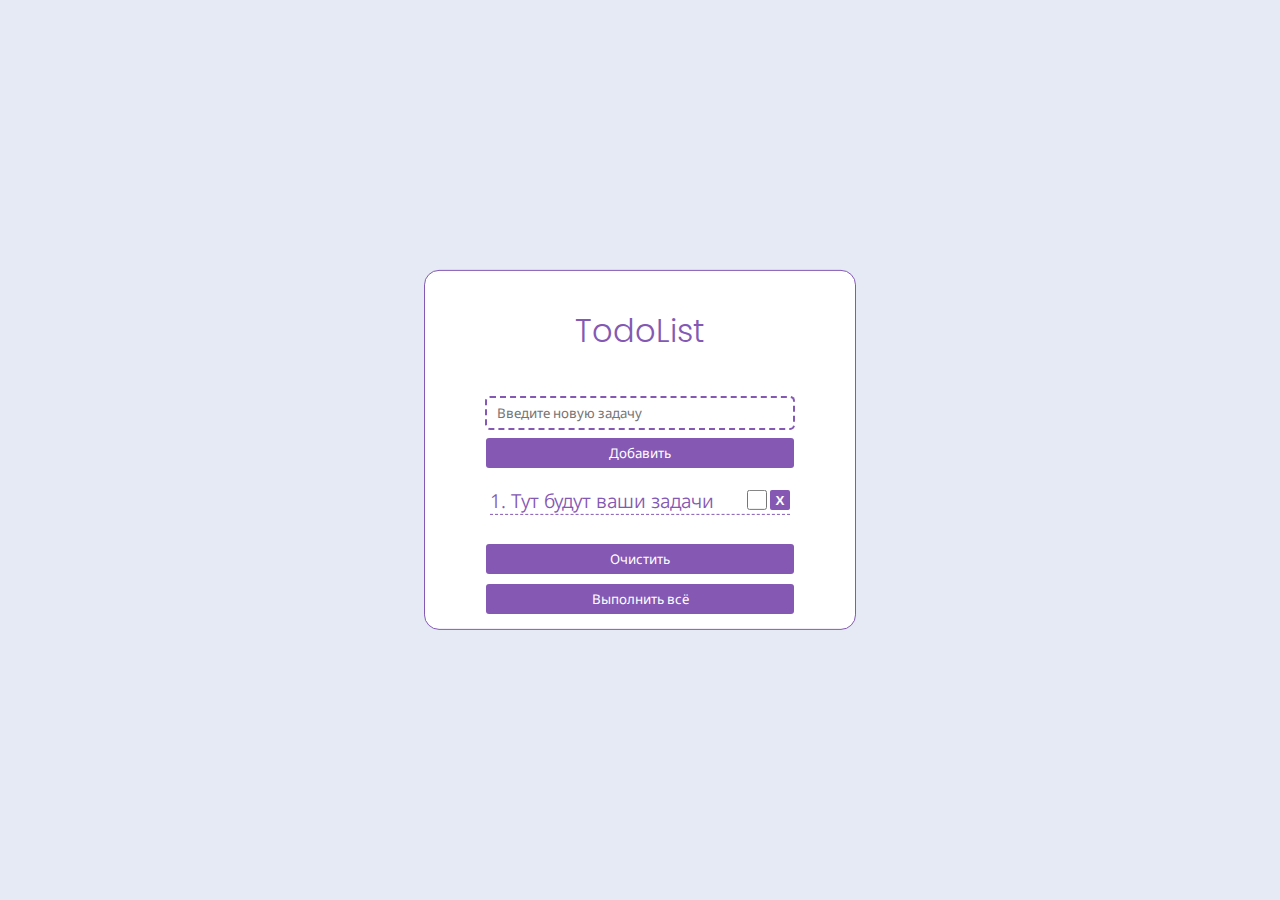
<file: newTodo/index.html>
<!DOCTYPE html>
<html lang="ru">
<head>
    <meta charset="UTF-8">
    <meta name="viewport" content="width=device-width, initial-scale=1.0">
    <title>TodoList</title>
    <link rel="stylesheet" href="style.css" />

    <link rel="icon" href="./favicon.png" type="image/x-icon">
    <!-- шрифт poppins -->
    <link rel="preconnect" href="https://fonts.googleapis.com">
    <link rel="preconnect" href="https://fonts.gstatic.com" crossorigin>
    <link href="https://fonts.googleapis.com/css2?family=Poppins:ital,wght@0,100;0,200;0,300;0,400;0,500;0,600;0,700;0,800;0,900;1,100;1,200;1,300;1,400;1,500;1,600;1,700;1,800;1,900&display=swap" rel="stylesheet">
    <!-- шрифт Noto -->
    <link rel="preconnect" href="https://fonts.googleapis.com">
    <link rel="preconnect" href="https://fonts.gstatic.com" crossorigin>
    <link href="https://fonts.googleapis.com/css2?family=Noto+Sans:ital,wght@0,100..900;1,100..900&display=swap" rel="stylesheet">
</head>

<body>
    
    <div class="container">
        <h1 class="titleText">TodoList</h1>

        <div class="line"></div>

        <input class="message" type="text" placeholder="Введите новую задачу">
        <button class="add" type="submit">Добавить</button>

        <div class="todoList">
            <ol class="todo">
                <li>Тут будут ваши задачи<button class="btnDelete" type="submit">X</button><input class="btnCheck" type="checkbox"></li>
        </div>

        <div>
            <button class="clear" type="submit">Очистить</button>
        </div>

        <div>
            <button class="checkAll" type="submit">Выполнить всё</button>
        </div>
    </div>
    
    <script src="app.js"></script>
</body>
</html>
</file>
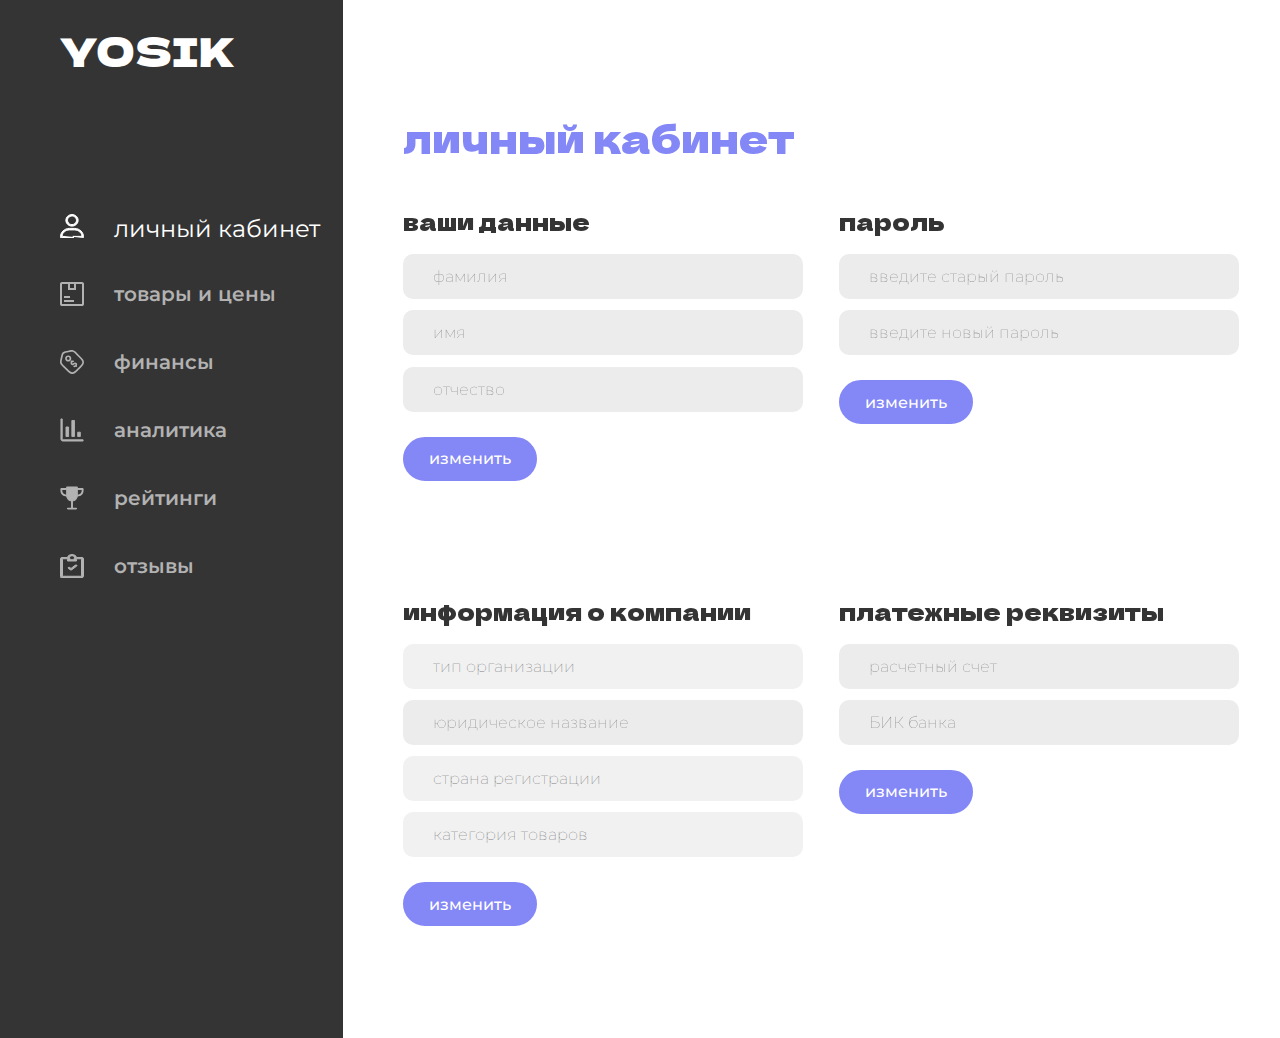
<file: Личный кабинет/index.html>
<!DOCTYPE html>
<html lang="ru">
    <head>
        <meta charset="utf-8">
        <meta name="viewport" content="width=device-width, initial-scale=1">
        <title>YOSIK - Личный кабинет</title>
        <link href="https://fonts.googleapis.com/css2?family=Dela+Gothic+One&display=swap" rel="stylesheet">
        <link rel="stylesheet" type="text/css" href="./style.css">
        <link rel="icon" href="./img/favicon.png" type="image/x-icon">
    </head>

    <body>
        <header>
            <nav class="container">
                <div class="logo"><a class = "log" href="index.html">YOSIK</a></div> 
                <ul class="menu">
                    <a href=""><li><img src="./img/Личный кабинет!!!.svg"><a class="spisok1" >личный кабинет</a></li></a>
                    <a href=""><li><img src="./img/товары_цены.svg"><a class="spisok" >товары и цены</a></li></a>
                    <a href=""><li><img src="./img/финансы.svg"><a class="spisok">финансы</a></li></a>
                    <a href=""><li><img src="./img/аналитика.svg"><a class="spisok" href="">аналитика</a></li></a>
                    <a href=""><li><img src="./img/рейтинги.svg"><a class="spisok" href="">рейтинги</a></li></a>
                    <a href=""><li><img src="./img/Отзывы.svg"><a class="spisok" href="">отзывы</a></li></a>
                    </ul>
            </nav>
        </header>

        <div class="dates">
            <h1 class="kab">личный кабинет</h1>
        </div>
        <div class="blocks">
            <!-- ФИО -->
            <div class="FIO">
                <div class="your_dates">ваши данные</div>
                <form action="" method="" class="form_dates">
                    <input type="text" placeholder="фамилия" maxlength="255" name="F" disabled>
                    <input type="text" placeholder="имя" maxlength="255" name="I" disabled>
                    <input type="text" placeholder="отчество" maxlength="255" name="O" disabled>
                    
                    <button class="button-back" href="#">изменить</button>
                    </form>
            </div>    

            <!-- Пароль -->
            <div class="password">
                <div class="parol">пароль</div>
                <form action="" method="" class="form_password">
                    <input type="password" placeholder="введите старый пароль" maxlength="255" name="old" >
                    <input type="password" placeholder="введите новый пароль" maxlength="255" name="new" >
                    <button class="button-back" href="">изменить</button>
                </form>
            </div>

            <!-- Информация о компании -->
            <div class="company">
                <div class="about_company">информация о компании</div>
                <form action="" method="" class="form_company">
                    <select name="firmtype" class="select2" disabled required>
                        <option value="" disable selected hidden>тип организации</option><option value="1">организация</option><option value="2">ИП</option> <option value="3">самозанятый</option>
                    </select>
                    <input type="text" placeholder="юридическое название" maxlength="255" name="namec" disabled>
                    <select name="country" class="select1" disabled required>
                        <option value="" disable selected hidden>страна регистрации</option><option value="rus">Российская Федерация</option><option value="arm">Армения</option> <option value="bel">Беларусь</option> <option value="gruz">Грузия</option> <option value="kazah">Казахстан</option> <option value="kirg">Киргизия</option> <option value="kstan">Кыргызстан</option> <option value="lat">Латвия</option> <option value="lit">Литва</option> <option value="mold">Молдавия</option> <option value="ukr">Украина</option> <option value="aston">Эстония</option>
                    </select>
                    <select name="KT" class="select3" disabled required>
                        <option value="" disable selected hidden>категория товаров</option><option value="1">Автотовары</option><option value="2">Аптека</option> <option value="3">Бытовая техника</option> <option value="4">Дача и сад</option> <option value="5">Детские товары</option> <option value="6">Досуг и развлечение</option> <option value="7">Книги</option> <option value="8">Компьютерная техника</option> <option value="9">Мебель</option><option value="10">Оборудование</option><option value="11">Одежда, обувь и аксессуары</option><option value="12">Продукты</option><option value="13">Спорт и отдых</option><option value="14">Строительство и ремонт</option><option value="15">Товары для дома</option><option value="16">Товары для животных</option><option value="17">Товары для красоты</option><option value="18">Цветы</option><option value="19">Электроника</option><option value="20">Другое</option>
                    </select>
                    <button class="button-back" href="">изменить</button>
                </form>
            </div>

            <!-- платежные реквезиты -->
            <div class="money">
                <div class="plateg">платежные реквизиты</div>

                <form action="" method="" class="form_money">
                    <input type="text" placeholder="расчетный счет" maxlength="20" minlength="20" name="RS" disabled>
                    <input type="text" placeholder="БИК банка" maxlength="9" minlength="9" name="BIK" disabled>
                    <button class="button-back" href="">изменить</button>
                </form>
            </div>
        </div>

    </body> 
</html>
</file>
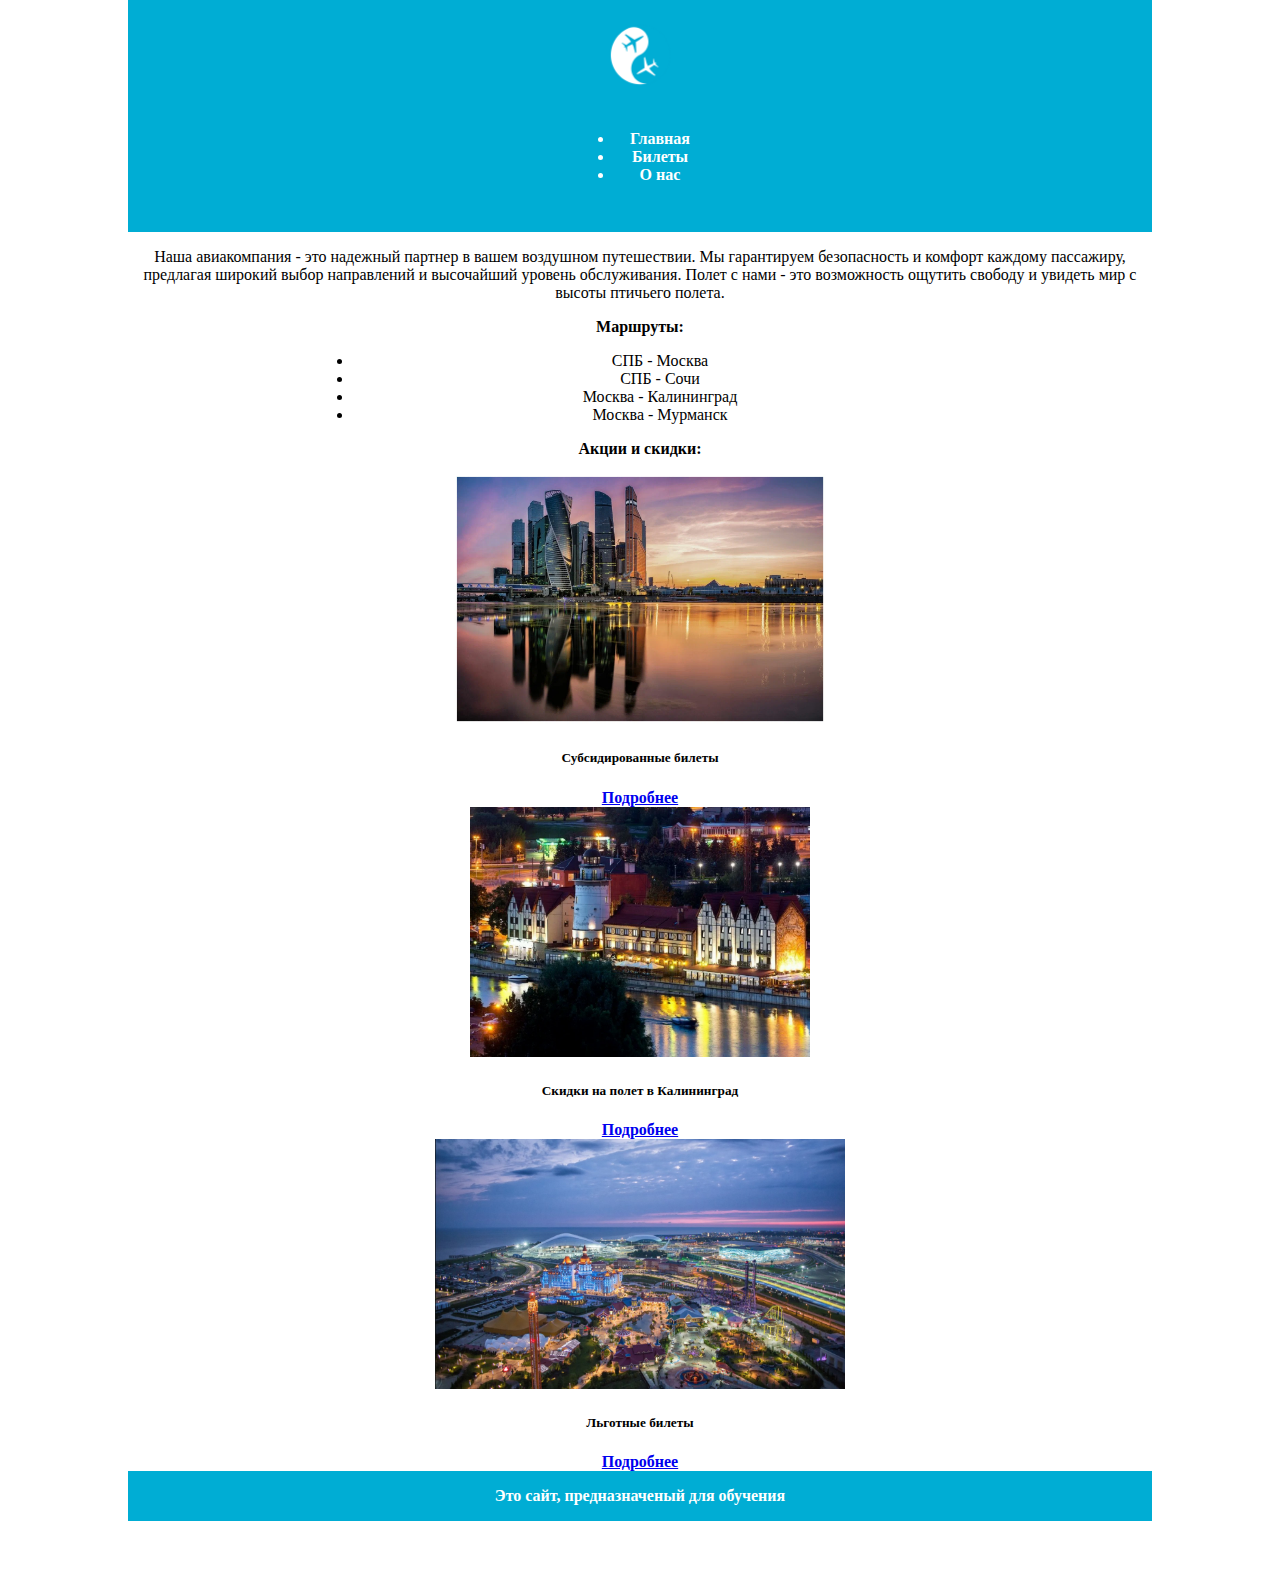
<file: сайт авиакомпании/index.html>
<!DOCTYPE html>
<html lang="ru">
<head>
    <meta charset="UTF-8">
    <meta name="viewport" content="width=device-width, initial-scale=1.0">
    <title>Bootstrap</title>
    <link rel="stylesheet" href="style.css" />
    <link rel="stylesheet" href="https://cdn.jsdelivr.net/npm/bootstrap@4.5.3/dist/css/bootstrap.min.css" integrity="sha384-TX8t27EcRE3e/ihU7zmQxVncDAy5uIKz4rEkgIXeMed4M0jlfIDPvg6uqKI2xXr2" crossorigin="anonymous">

</head>

<body class="body-top">


    <header class="container">
        <div class="row">
            <div class="col-3">
                <img src="логотип.png" alt="" id="logo" width="100px">
            </div>
            <div class="col-9">
                <div id="main">
                    <ul class="nav">
                        <li class="nav-item">
                          <a class="nav-link active" href="#">Главная</a>
                        </li>
                        <li class="nav-item">
                          <a class="nav-link" href="tours.html">Билеты</a>
                        </li>
                        <li class="nav-item">
                          <a class="nav-link" href="contacts.html">О нас</a>
                        </li>
                      </ul>
                </div>
            </div>
        </div>
    </header>
    


    <main class="flex">

        <p class="description">
            Наша авиакомпания - это надежный партнер в вашем воздушном путешествии. Мы гарантируем безопасность и комфорт каждому пассажиру, предлагая широкий выбор направлений и высочайший уровень обслуживания. Полет с нами - это возможность ощутить свободу и увидеть мир с высоты птичьего полета.
        </p>

        <p>
            Маршруты:          
            <ul class="list-group">
                <li class="list-group-item">СПБ - Москва</li>
                <li class="list-group-item">СПБ - Сочи</li>
                <li class="list-group-item">Москва - Калининград</li>
                <li class="list-group-item">Москва - Мурманск</li>
            </ul>
        </p>


        <p>
            Акции и скидки:
        </p>

        <div class="row">

                <div class="col">
                    <div class="card" >
                        <div class="imgblock"><img src="img/москва.jpg" class="card-img-top" alt="..."></div>
                        <div class="card-body">
                          <h5 class="card-title">Субсидированные билеты</h5>
                          <a href="#" class="btn btn-primary">Подробнее</a>
                        </div>
                      </div>
                </div>

                <div class="col">
                    <div class="card" >
                        <div class="imgblock"><img src="img/калининград.jpg" class="card-img-top" alt="..."></div>
                        <div class="card-body">
                          <h5 class="card-title">Скидки на полет в Калининград</h5>
                          <a href="#" class="btn btn-primary">Подробнее</a>
                        </div>
                      </div>
                </div>

                <div class="col">
                    <div class="card" >
                        <div class="imgblock"><img src="img/сочи.jpeg" class="card-img-top" alt="..."></div>                        
                        <div class="card-body">
                          <h5 class="card-title">Льготные билеты</h5>
                          <a href="#" class="btn btn-primary">Подробнее</a>
                        </div>
                      </div>
                </div>

        </div>
    </main>

    <footer class="footer">
        <div class="row">
            <div class="col">
                Это сайт, предназначеный для обучения
            </div>
        </div>
    </footer>
</body>
</html>
</file>
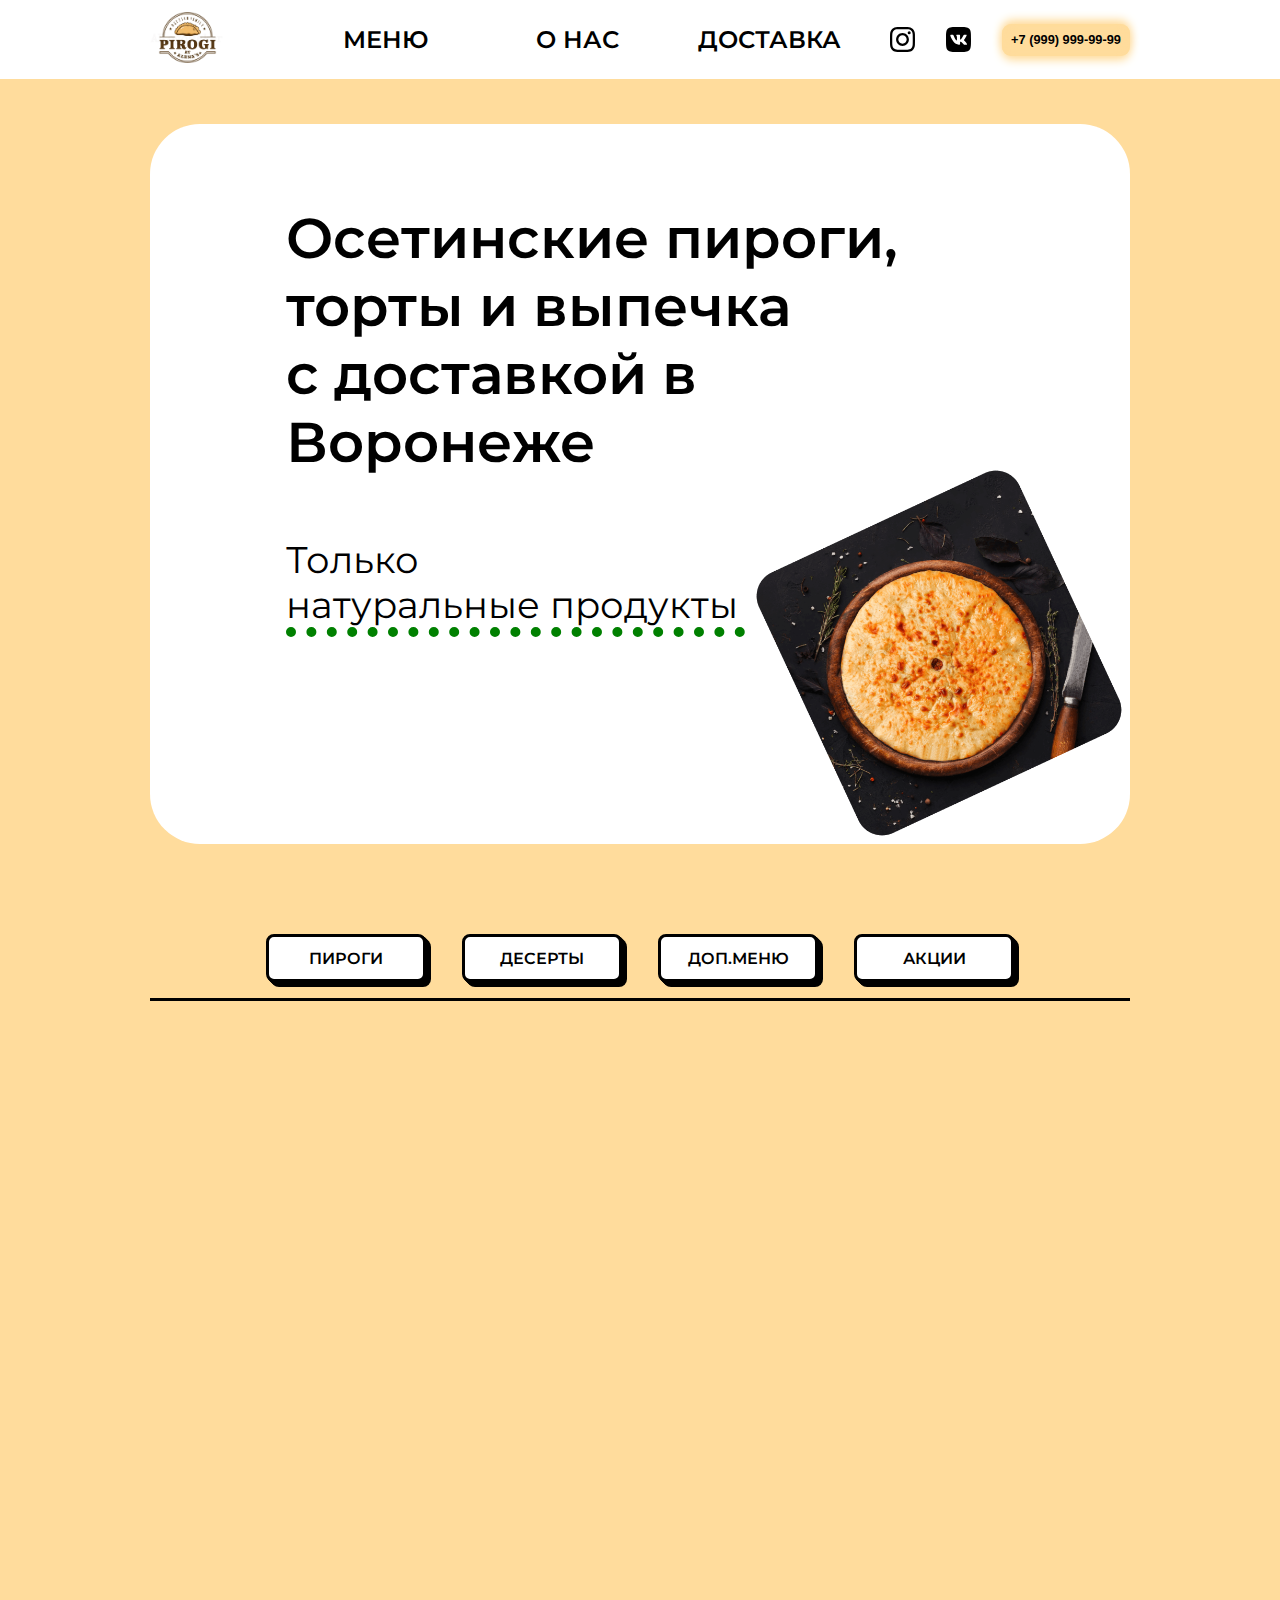
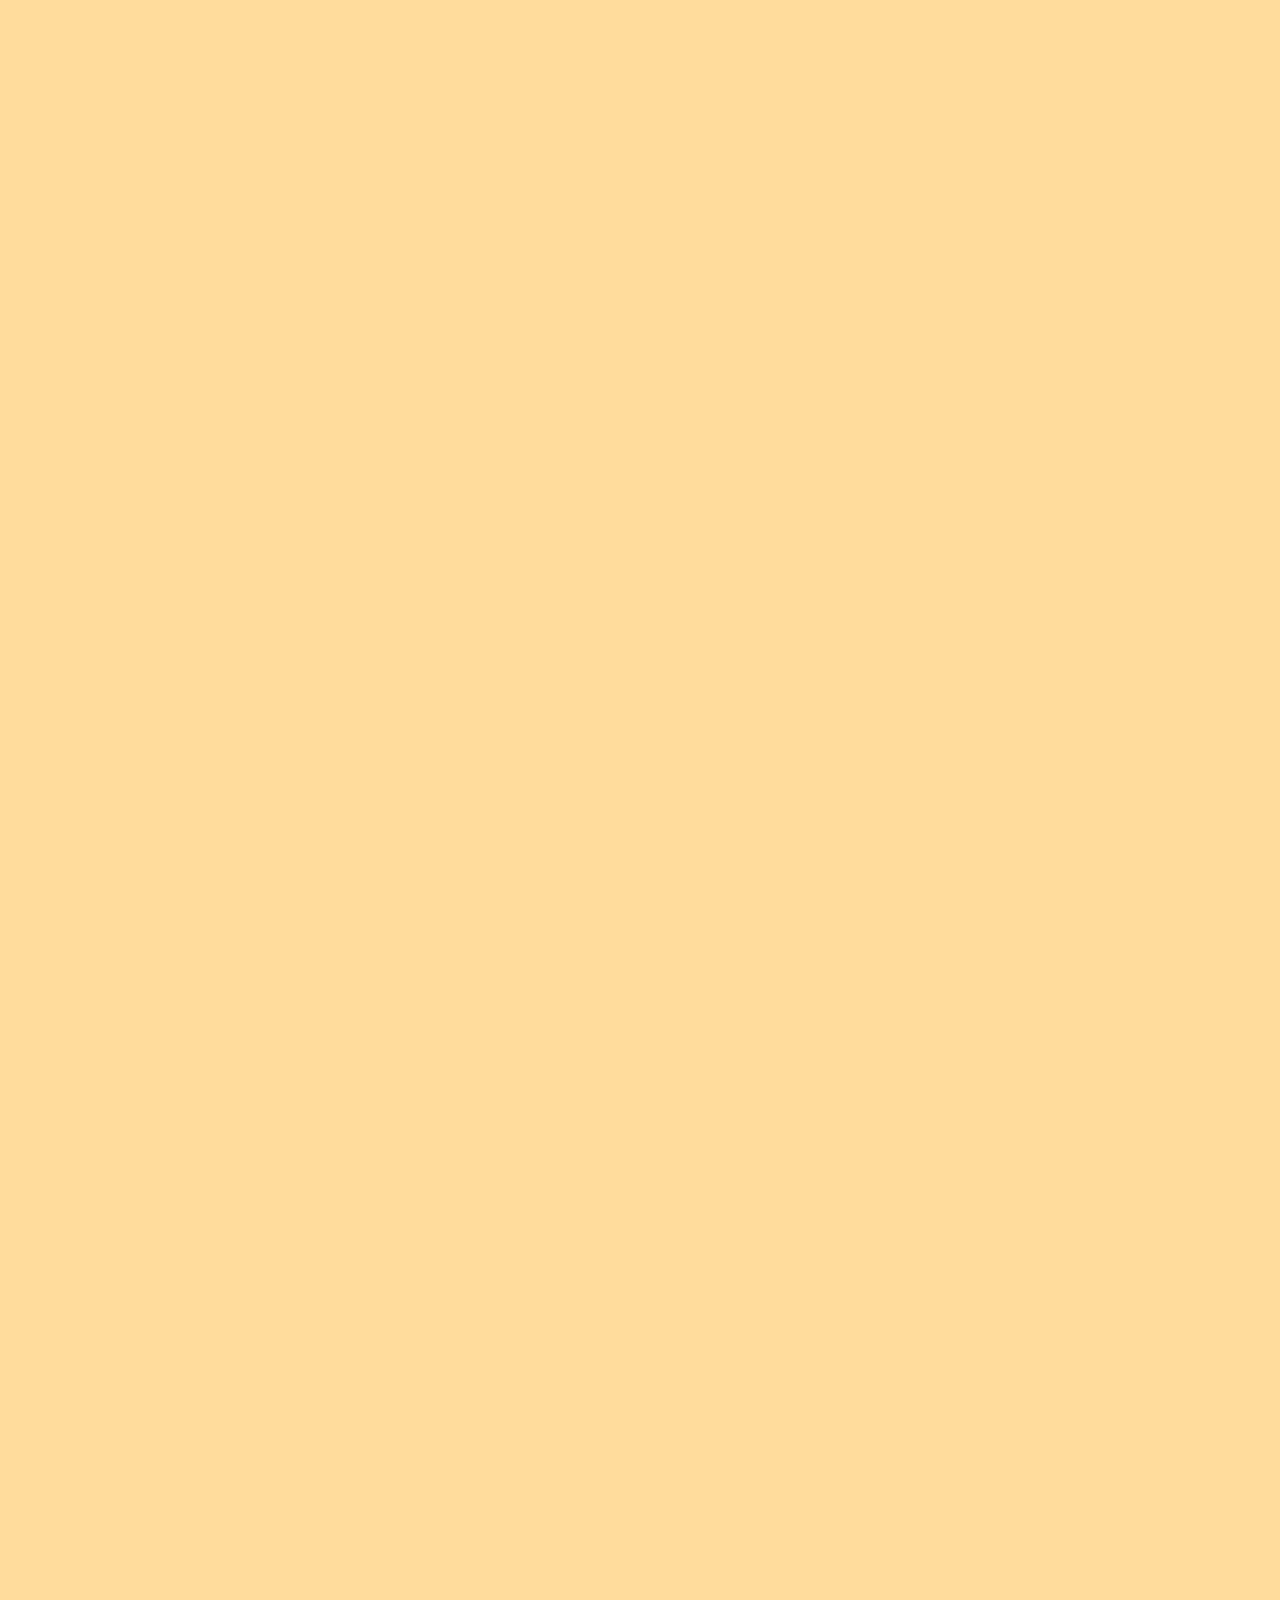
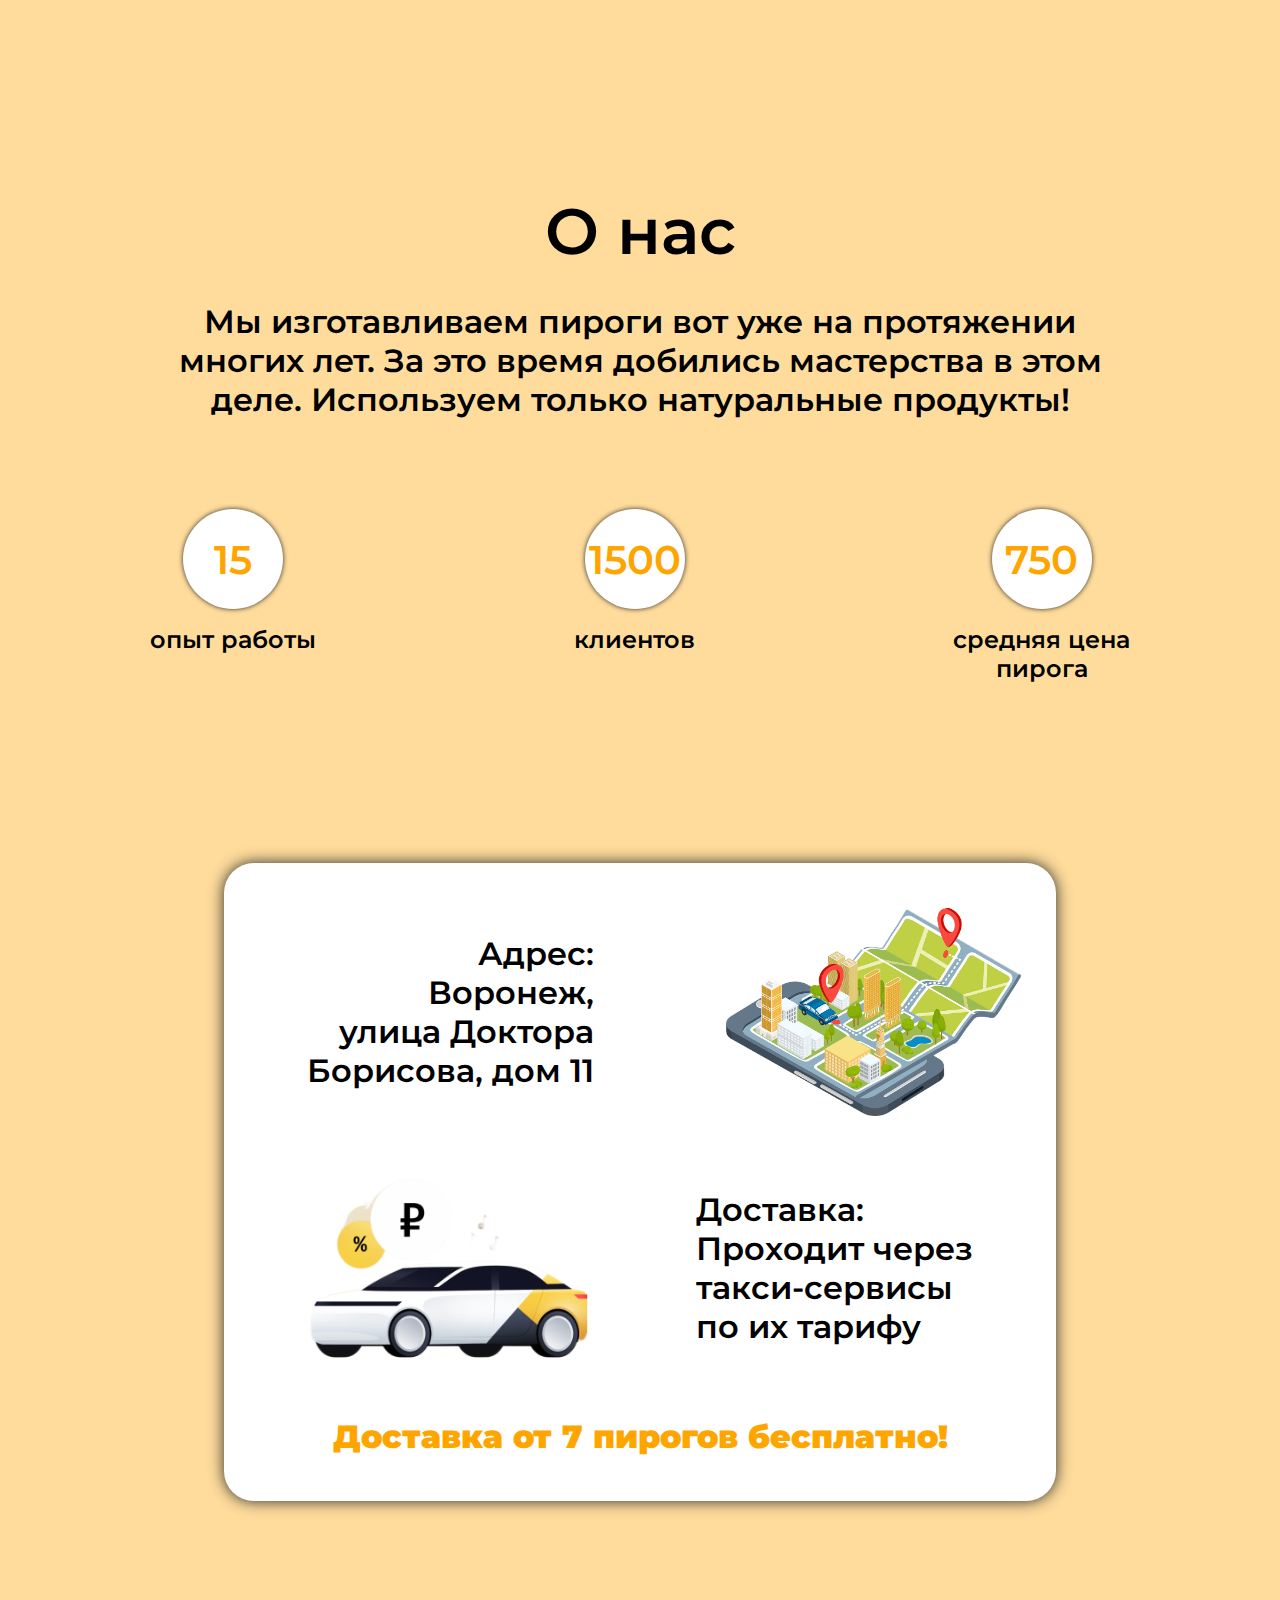
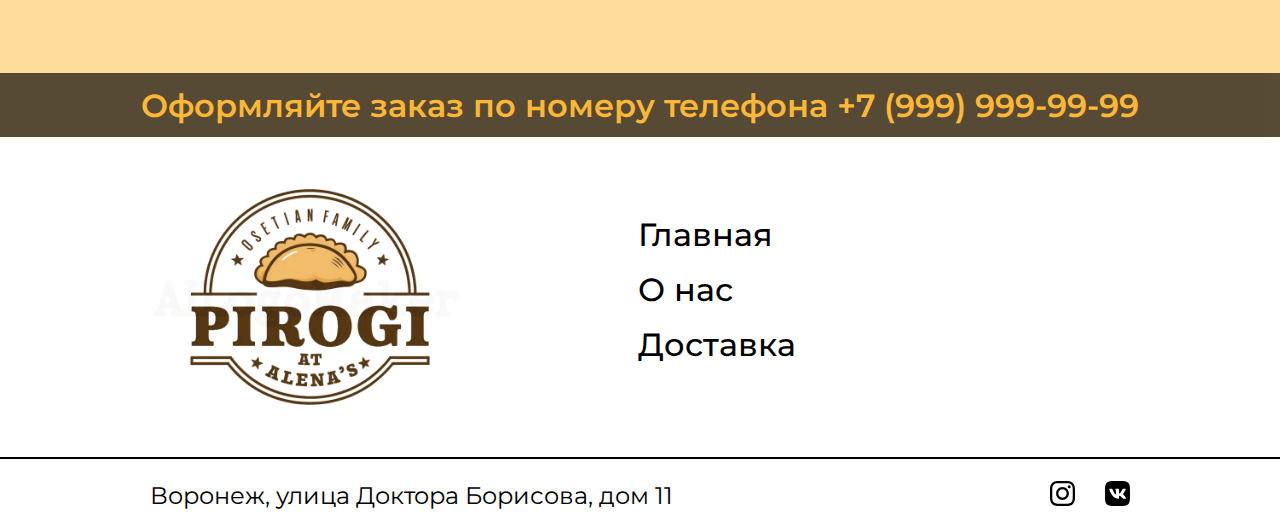
<file: сайт пекарни/index.html>
<?php
session_start();
?>
<!DOCTYPE html>
<html lang="ru">
<head>
    <link rel="shortcut icon" href="./img/logo.ico" type="image/x-icon">
    <meta charset="UTF-8">
    <meta name="viewport" content="width=device-width, initial-scale=1.0, maximum-scale=1.0">
    <link rel="stylesheet" type="text/css" href="./style.css">

    <title>Осетинские пироги</title>
    <!-- Шрифт Montserrat -->
    <link rel="preconnect" href="https://fonts.googleapis.com">
    <link rel="preconnect" href="https://fonts.gstatic.com" crossorigin>
    <link href="https://fonts.googleapis.com/css2?family=Montserrat:ital,wght@0,100..900;1,100..900&family=Noto+Sans:ital,wght@0,100..900;1,100..900&display=swap" rel="stylesheet">
</head>

<body>
    <header id="header">
        <div class="header__info">
            <a href=""><img class="header_logo" src="./img/logo.png" alt="" width="75" height="75"></a>

        <div class="header__info-nav">
            <ul>
                <li><a href="#menu">МЕНЮ</a></li>
                <li><a href="#about">О НАС</a></li>
                <li><a href="#adress">ДОСТАВКА</a></li>
            </ul>
        </div>

            <div class="contacts">
                <a href="" target="_blank"><img class="inst" src="./img/instagram.svg" alt="" width="25" height="25"></a>
                <a href="" target="_blank"><img class="vk" src="./img/vk.svg" alt="" width="25" height="25"></a>
                <button>+7 (999) 999-99-99</button>
            </div>
        </div>
    </header>

    <main>
            <div class="intro-largeScreen">
                <div class="screen"></div>
                <div class="screen2"></div>
                <div class="intro-largeScreen_text">Осетинские пироги,<br/>торты и выпечка<br/>
                    с доставкой в<br/>Воронеже
                    
                    <div class="intro-largeScreen_text21">
                        Только<br/>натуральные продукты
                    </div>

                    <div class="intro-largeScreen_text22">
                        Только натуральные продукты
                    </div>
                </div>
                <img src="./img/intro_img.png" alt="">
            </div>

        <div class="menu" id="menu">
            <div class="menu_title">
                <div class="buttons">
                    <button class="pie" id="menu_btn">ПИРОГИ</button>
                    <button class="cake" id="menu_btn">ДЕСЕРТЫ</button>
                    <button class="other" id="menu_btn">ДОП.МЕНЮ</button>
                    <button class="action" id="menu_btn">АКЦИИ</button>
                </div>
            </div>

            <div class="line"></div>

            <div class="menu_container">
                <ul class="menu_list">
                </ul>
            </div>
        </div>

        <div class="about" id="about">

            <div class="about_textcontent">
                <div class="about_us">О нас</div>
                <div class="about_text">Мы изготавливаем пироги вот уже на протяжении многих лет. За это время добились мастерства в этом деле. Используем только натуральные продукты! </div>
                
                <div class="advantages">
                    <div class="advantage">
                        <div class="number">15</div>
                        <div class="message">опыт работы</div>
                    </div>

                    <div class="advantage">
                        <div class="number">1500</div>
                        <div class="message">клиентов</div>
                    </div>

                    <!-- <div class="advantage">
                        <div class="number">15</div>
                        <div class="message">опыт работы</div>
                    </div> -->

                    <div class="advantage">
                        <div class="number">750</div>
                        <div class="message">средняя цена<br /> пирога</div>
                    </div>
                </div>

            </div>
        </div>

        <div class="adressTaxi" id="adress">
            <div class="adress_menu" >

                <div class="adress">
                    <div class="adress_text">
                        Адрес:<br/>
                        Воронеж,<br/>
                        улица Доктора<br/>
                        Борисова, дом 11
                    </div>
                    <div class="img_map">
                        <img src="./img/map.png" alt="">
                    </div>
                </div>

                <div class="taxi">
                    <div class="img_taxi">
                        <img src="./img/taxi.png" alt="">
                    </div>
                    <div class="taxi_text">
                        Доставка:<br/>
                        Проходит через<br/>
                        такси-сервисы<br/>
                        по их тарифу
                    </div>
                </div>
                <div class="mainAction">Доставка от 7 пирогов бесплатно!</div>
            </div>
        </div>

    </main>

    <footer>

        <div class="footer_up">
            Оформляйте заказ по номеру телефона +7 (999) 999-99-99
        </div>

        <div class="footer_info">
            <div class="footer_main">
                <div class="footer_main12">
                    <img src="./img/logo.png" alt="">
                    <ul class="footer_nav">
                        <li><a href="#header">Главная</a></li>
                        <li><a href="#about">О нас</a></li>
                        <li><a href="#adress">Доставка</a></li>
                    </ul>
                </div>


            </div>

            <div class="footer_line"></div>

            <div class="footer_bottom">
                <div class="footer_address">Воронеж, улица Доктора Борисова, дом 11</div>
                <div class="footer_contacts">
                    <a href=""><img class="inst" src="./img/instagram.svg" alt="" width="25" height="25"></a>
                    <a href=""><img class="vk" src="./img/vk.svg" alt="" width="25" height="25"></a>
                </div>
            </div>
        </div>

    </footer>

    <script src='./script.js'></script>
</body>
</html>
</file>
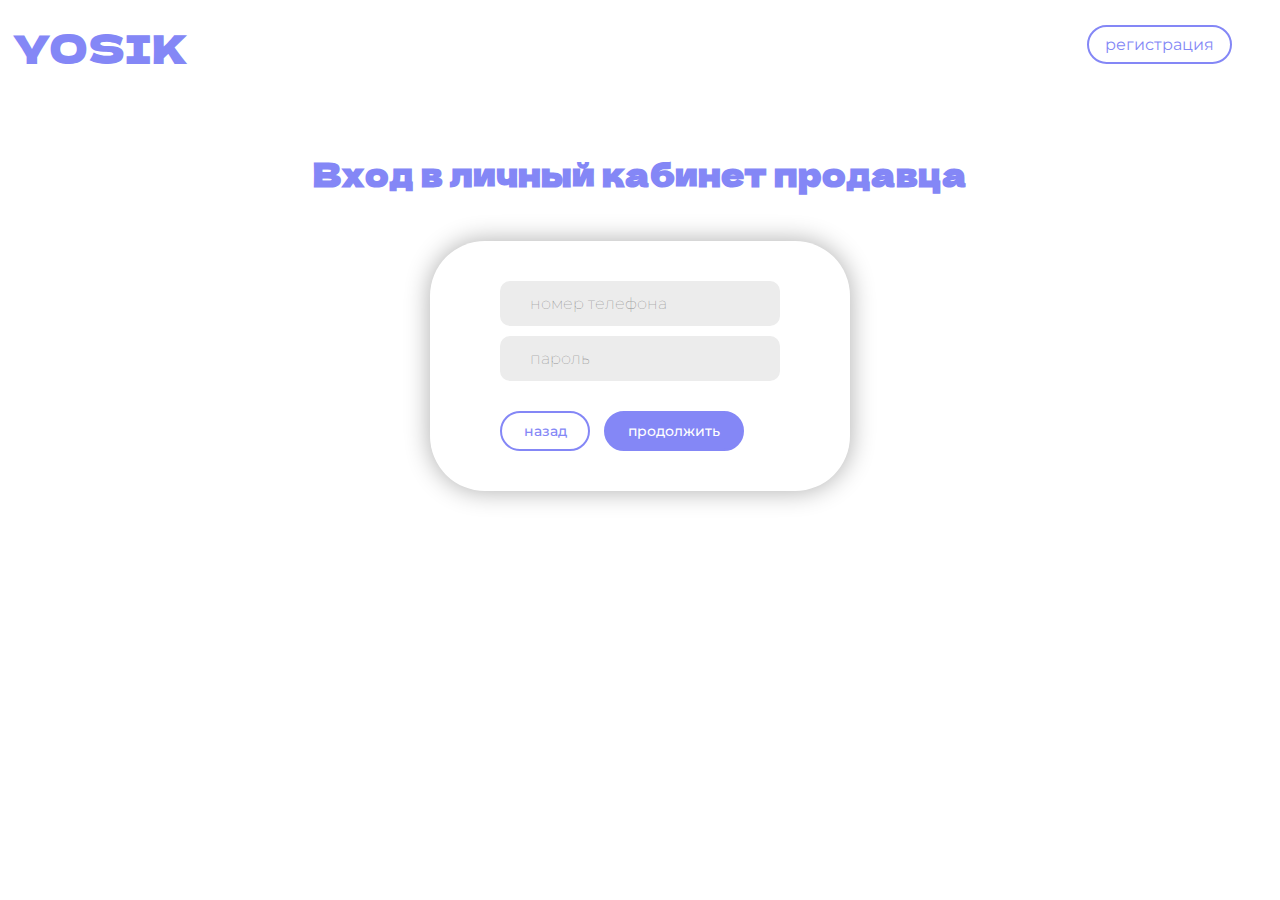
<file: Форма входа/index.html>
<!DOCTYPE html>
<html lang="ru">
    <head>
        <meta charset="utf-8">
        <meta name="viewport" content="width=device-width, initial-scale=1">
        <title>YOSIK - вход</title>
        <link href="https://fonts.googleapis.com/css2?family=Dela+Gothic+One&display=swap" rel="stylesheet">
        <link rel="stylesheet" type="text/css" href="./style.css">
        <link rel="icon" href="./favicon.png" type="image/x-icon">
    </head>

    <body>
        <header>
            <nav class="container">
               <div class="logo"><a class = "log" href="index.html">YOSIK</a></div> 
               <ul class="log">
                <li><a href="login.html" class="login_bt">регистрация</a></li>

               </ul> 
            </nav>
        </header>
                <h1><b class="form-title">Вход в личный кабинет продавца</b></h1>
                <div class="form-container">
                    <form method="post">

                    <div class="form-field">

                        <div class="form-field">
                            <input type="tel" placeholder="номер телефона" name="telephon" required>
                        </div>

                    </div>

                        <div class="form-field">
                            <input type="password" id="password-input" placeholder="пароль" minlength="8" name="password" pattern="[0-9]{3}-[0-9]{3}-[0-9]{4}" required>
                        </div>
            
                    <div class="form-buttons">
                        <button class="button-back" href="index.html">назад</button>
                        <button class="button-next" href="">продолжить</button>
                    </div>
                    </div>
                    </form>

                </div>

    </body>
</html>
</file>
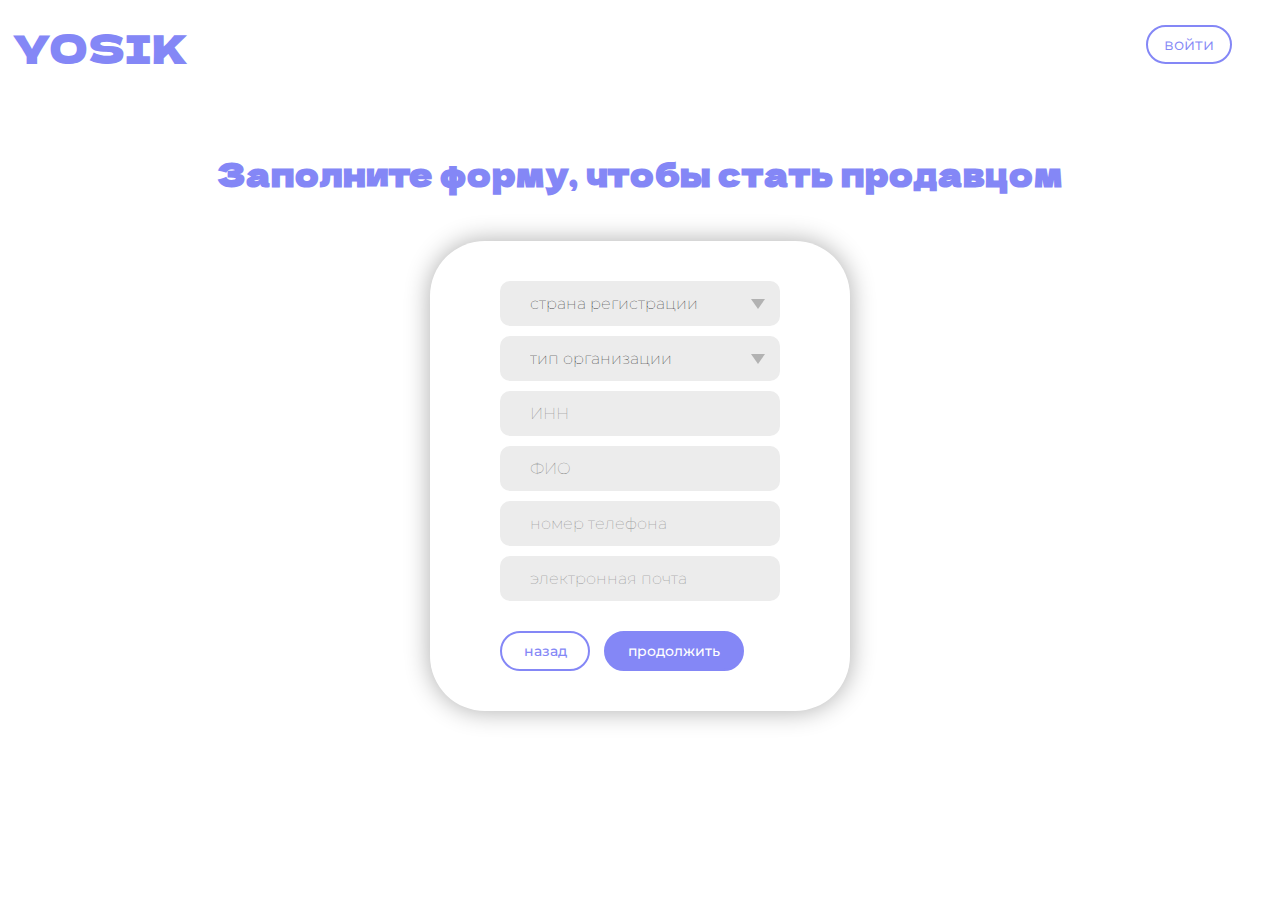
<file: Форма регистрации/index.html>
<!DOCTYPE html>
<html lang="ru">

    <head>
        <meta charset="utf-8">
        <meta name="viewport" content="width=device-width, initial-scale=1">
        <title>YOSIK - регистрация</title>
        <link href="https://fonts.googleapis.com/css2?family=Dela+Gothic+One&display=swap" rel="stylesheet">
        <link rel="stylesheet" type="text/css" href="./style.css">
        <link rel="icon" href="./favicon.png" type="image/x-icon">
    </head>

    <body>
        <header>
            <nav class="container">
               <div class="logo"><a class = "log" href="index.html">YOSIK</a></div> 
               <ul class="log">
                <li><a href="login.html" class="login_bt">войти</a></li>
               </ul> 
            </nav>
        </header>

                <h1><b class="form-title">Заполните форму, чтобы стать продавцом</b></h1>
                <div class="form-container">
                    <form method="post">

                    <div class="form-field">
                        <div class="select-wrapper">
                            <select name="country" class="select1" required>
                                <option value="" disable selected hidden>страна регистрации</option><option value="rus">Российская Федерация</option><option value="arm">Армения</option> <option value="bel">Беларусь</option> <option value="gruz">Грузия</option> <option value="kazah">Казахстан</option> <option value="kirg">Киргизия</option> <option value="kstan">Кыргызстан</option> <option value="lat">Латвия</option> <option value="lit">Литва</option> <option value="mold">Молдавия</option> <option value="ukr">Украина</option> <option value="aston">Эстония</option>
                            </select>
                        </div>
                    </div>

                    <div class="form-field">
                        <div class="select-wrapper">
                            <select id="firmtype" required>
                                <option value="" disable selected hidden>тип организации</option><option value="1">организация</option><option value="2">ИП</option> <option value="3">самозанятый</option>
                            </select>
                        </div>
                    </div>

                    <div class="form-field">
                        <input type="text" placeholder="ИНН" id="INN" required>
                    </div>

                    <div class="form-field">
                        <input type="text" placeholder="ФИО" maxlength="255" id="FIO" required>
                    </div>

                    <div class="form-field">
                        <input type="tel" class = "phone" name = "phone" id="phone" placeholder="номер телефона" required>
                    </div>
                    
                    <div class="form-field">
                        <input type="email" placeholder="электронная почта" id="email" required>
                    </div>

                    <div class="form-buttons">
                        <button type="submit" class="button-back" href="index.html">назад</button>
                        <button type="submit" class="button-next" href="rg_2.html">продолжить</button>
                    </div>
                    </div>
                    </form>

                </div>
    </body>
</html>
</file>
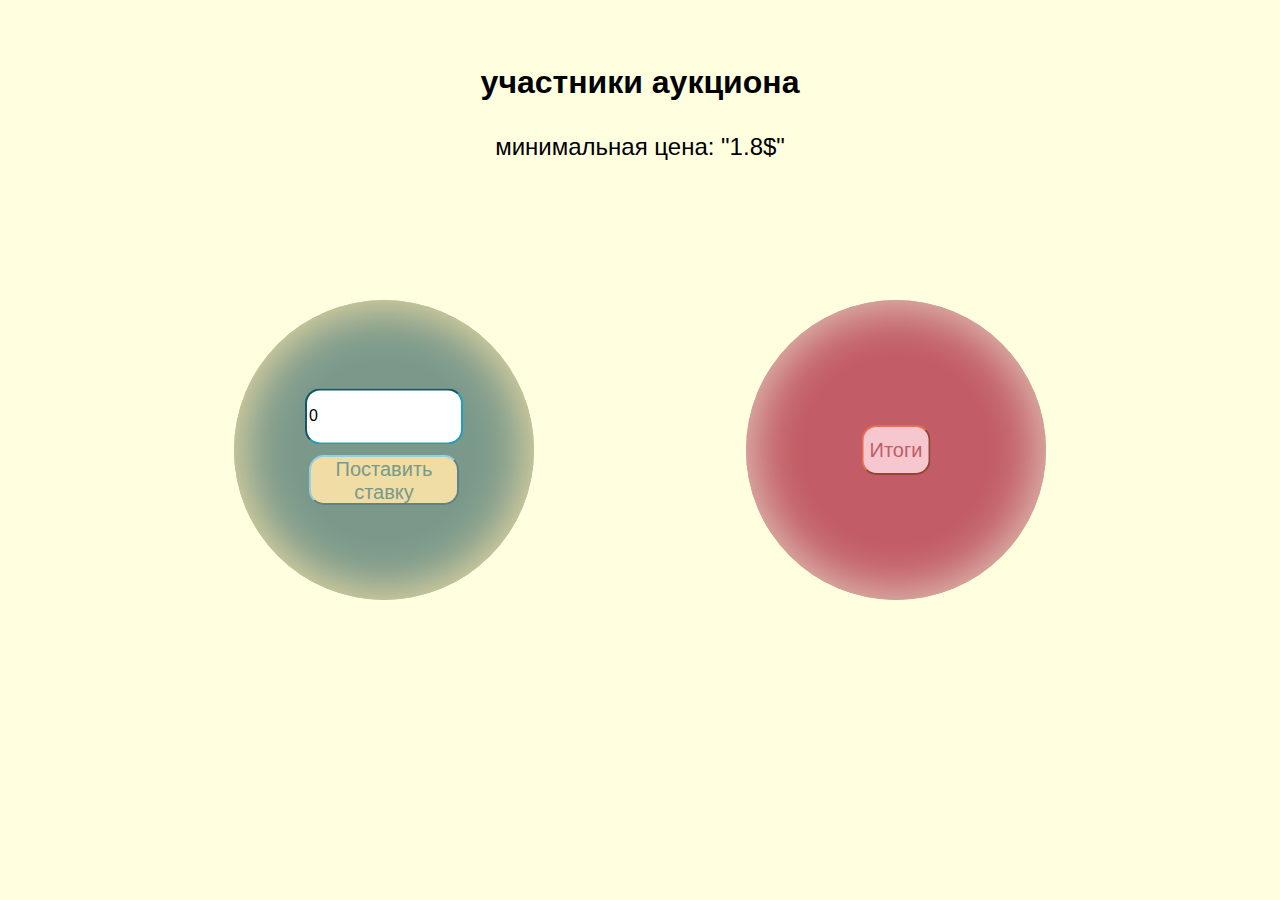
<file: аукцион/main.html>
<!DOCTYPE html>
<htmL lang="ru">
<head>
    <title>Аукцион</title>
    <link rel="stylesheet" href="st1.css" />
</head>

<body>
    <div class="container">
        <p class="tit">участники аукциона</p>
        <p class="titp">минимальная цена: <a class="minPrice"></a></p>
        <p class="Players"></p>
        
    </div>

    <div class = "wrapper">
            <button type="submit" class="start">Поставить ставку</button>
            <p class="stavka"><input type="number" class="link" value="0" placeholder="Введите ставк, $"></p>
    </div>

    <div class="wrapperEnd">
        <button type="submit" class="end">Итоги</button>
    </div>

    <div>
        <p class="result"></p>
        <p class="itog"></p>
    </div>
    
    <script src="script1.js"></script>
</body>

</htmL>
</file>
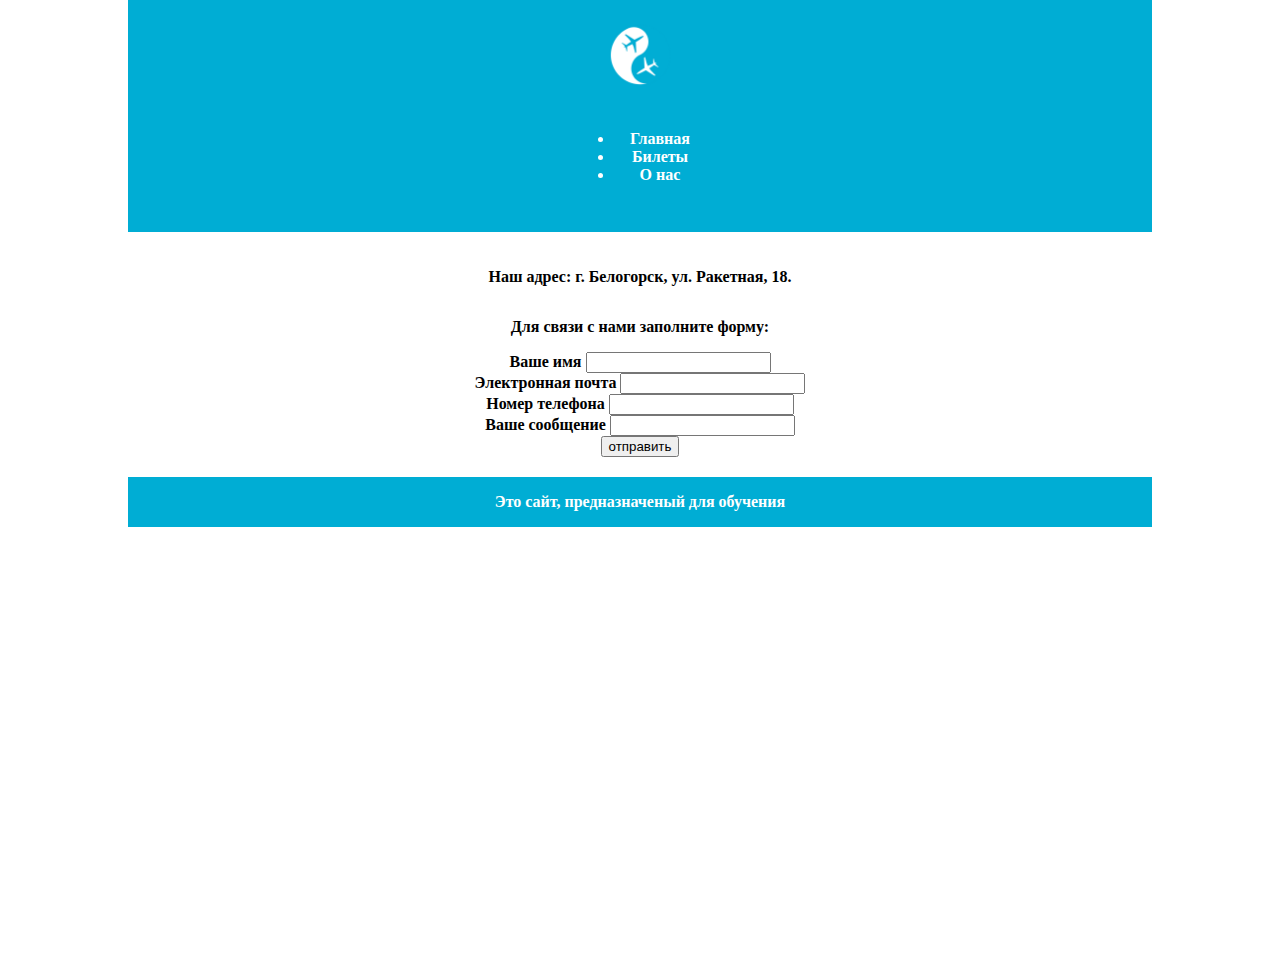
<file: сайт авиакомпании/contacts.html>
<!DOCTYPE html>
<html lang="ru">
<head>
    <meta charset="UTF-8">
    <meta name="viewport" content="width=device-width, initial-scale=1.0">
    <title>Bootstrap</title>
    <link rel="stylesheet" href="style.css" />
    <link rel="stylesheet" href="https://cdn.jsdelivr.net/npm/bootstrap@4.5.3/dist/css/bootstrap.min.css" integrity="sha384-TX8t27EcRE3e/ihU7zmQxVncDAy5uIKz4rEkgIXeMed4M0jlfIDPvg6uqKI2xXr2" crossorigin="anonymous">

</head>
<body class="body-top">

    <header class="container">
        <div class="row">
            <div class="col-3">
                <img src="логотип.png" alt="" id="logo" width="100px">
            </div>
            <div class="col-9">
                <div id="main">
                    <ul class="nav">
                        <li class="nav-item">
                          <a class="nav-link active" href="index.html">Главная</a>
                        </li>
                        <li class="nav-item">
                          <a class="nav-link" href="tours.html">Билеты</a>
                        </li>
                        <li class="nav-item">
                          <a class="nav-link" href="#">О нас</a>
                        </li>
                      </ul>
                </div>
            </div>
        </div>
    </header>
    

    <main class="flex" style="display: flex;justify-content: center; margin: 20px 0; flex-direction: column; align-items: center;">
    <div class="row">
        <p>Наш адрес: г. Белогорск, ул. Ракетная, 18.</p>
    </div>
    <div class="row">
        <p>Для связи с нами заполните форму:</p>
    </div>



    <div class="row">
        <form>
            <div class="form-row">
                <div class="form-group">
                    <label for="inputAddress">Ваше имя</label>
                    <input type="text" class="form-control" id="inputAddress">
                </div>
            </div>

            <div class="form-row">
                <div class="form-group">
                    <label for="inputEmail4">Электронная почта</label>
                    <input type="email" class="form-control" id="inputEmail4" >
                </div>
            </div>

            <div class="form-row">
              <div class="form-group">
                <label for="inputPassword4">Номер телефона</label>
                <input type="tel" class="form-control" id="inputPassword4">
              </div>
            </div>

            <div class="form-row">
                <div class="form-group">
                    <label for="inputAddress2">Ваше сообщение</label>
                    <input type="text" class="form-control" id="inputAddress2">
                </div>
            </div>

            <button type="submit" class="btn btn-primary">отправить</button>
        </form>
    </div>
    
    <!-- <p>Отзывы:</p> -->
    <!-- <?php
    // Подключаем базу данных
    include("dbconnect.php");
    // Получаем все строки, которые есть в таблице remarks $result = $mysqli->query("SELECT * FROM remarks");
    // Начинаем строить таблицу, присваиваем ей имя $table $table = "<<table>";
    // Начинаем вести счетчик отзывов (строк в таблице) $k = 1;
    // Начинаем цикл, позволяющий вывести все отзывы из таблицы remarks
    while ($myrow = $result->fetch_assoc()) {
    $table .= "<tr>";
    $table .= "<td>",$myrow['tema']."</td>";
    }
    $table .= "<td>".$myrow['text']."</td>";
    $table .= "</tr>";
    $k++;
    // Закрываем таблицу
    $table .= "</table>";
    // Выводим сформированную таблицу
    echo $table;
    ?> -->

  </main>

  <footer class="footer">
    <div class="row">
        <div class="col">
            Это сайт, предназначеный для обучения
        </div>
    </div>
</footer>

</body>
</html>
</file>
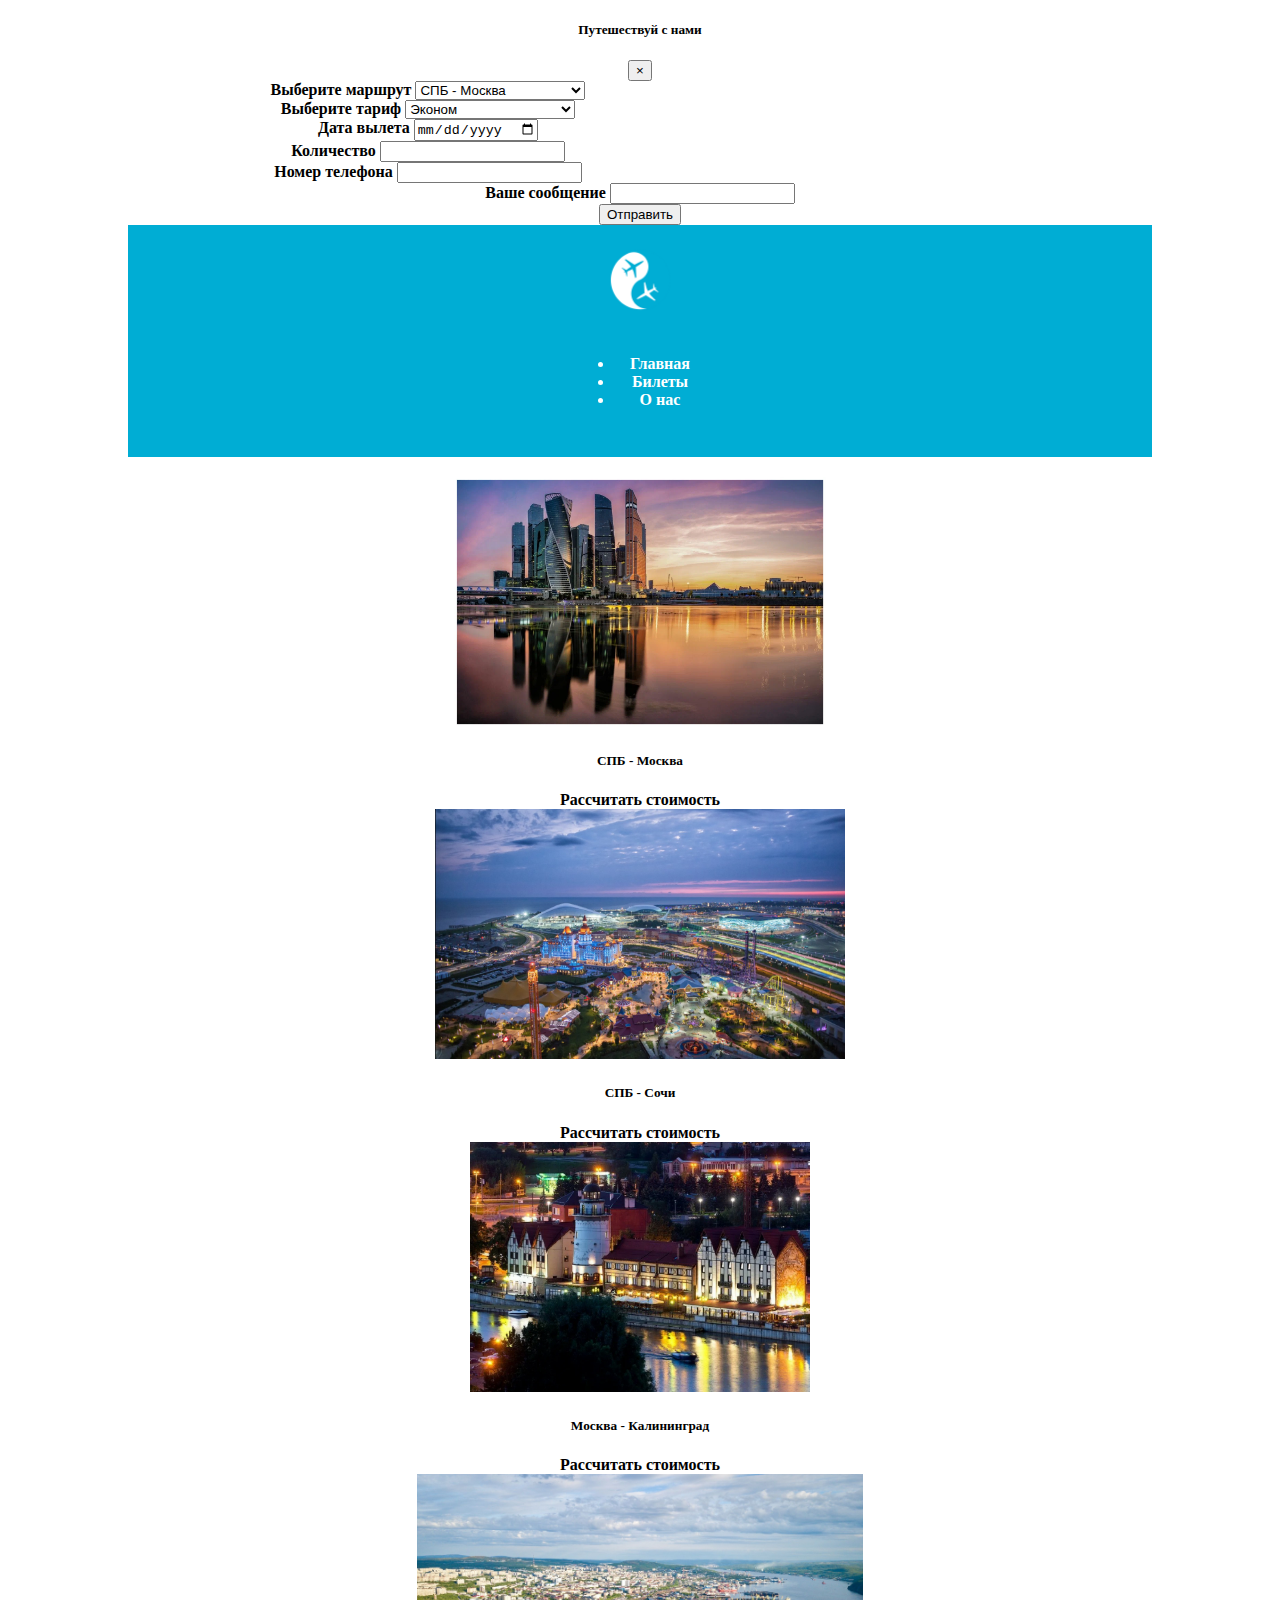
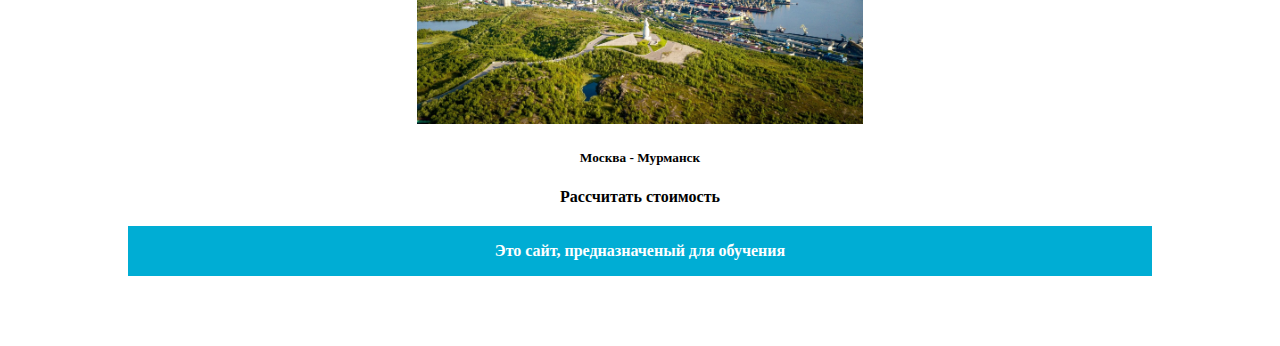
<file: сайт авиакомпании/tours.html>
<!DOCTYPE html>
<html lang="ru">
<head>
    <meta charset="UTF-8">
    <meta name="viewport" content="width=device-width, initial-scale=1.0">
    <title>Bootstrap</title>
    <link rel="stylesheet" href="style.css" />
    <link rel="stylesheet" href="https://cdn.jsdelivr.net/npm/bootstrap@4.5.3/dist/css/bootstrap.min.css" integrity="sha384-TX8t27EcRE3e/ihU7zmQxVncDAy5uIKz4rEkgIXeMed4M0jlfIDPvg6uqKI2xXr2" crossorigin="anonymous">

</head>
<body class="body-top">

  <script src="https://cdnjs.cloudflare.com/ajax/libs/jquery/3.7.1/jquery.min.js" integrity="sha512-v2CJ7UaYy4JwqLDIrZUI/4hqeoQieOmAZNXBeQyjo21dadnwR+8ZaIJVT8EE2iyI61OV8e6M8PP2/4hpQINQ/g==" crossorigin="anonymous" referrerpolicy="no-referrer"></script>
  <!-- Bootstrap Bundle JS (Cloudflare CDN) -->
  <script src="https://cdnjs.cloudflare.com/ajax/libs/bootstrap/4.6.2/js/bootstrap.bundle.min.js" integrity="sha512-igl8WEUuas9k5dtnhKqyyld6TzzRjvMqLC79jkgT3z02FvJyHAuUtyemm/P/jYSne1xwFI06ezQxEwweaiV7VA==" crossorigin="anonymous" referrerpolicy="no-referrer"></script>

  <div class="modal fade" id="myModal" tabindex="-1" role="dialog" aria-labelledby="exampleModalLabel" aria-hidden="true">
    <div class="modal-dialog" role="document">
      <div class="modal-content">
        <div class="modal-header">
          <h5 class="modal-title" id="exampleModalLabel">Путешествуй с нами</h5>
          <button type="button" class="close" data-dismiss="modal" aria-label="Close">
            <span aria-hidden="true">&times;</span>
          </button>
        </div>
        <div class="modal-body" style="max-width: 600px;">
         
          <form id="orderForm">
            <div class="form-group">
                <label for="name">Выберите маршрут</label>
                <select class="form-control" id="inp1">
                  <option selected>СПБ - Москва</option>
                  <option>СПБ - Сочи</option>
                  <option>Москва - Калининград</option>
                  <option>Москва - Мурманск</option>
                </select>
              </div>

              <div class="form-group">
                <label for="name2">Выберите тариф</label>
                <select class="form-control" id="inp2">
                  <option>Эконом</option>
                  <option>Бизнес</option>
                </select>
              </div>

              <div class="form-row">
                <div class="form-group" style="width: 100%">
                  <label for="date" >Дата вылета</label>
                  <input type="date" class="form-control" id="inp3">
                </div>
              </div>

            <div class="form-row">
              <div class="form-group" style="width: 100%">
                <label for="number">Количество</label>
                <input type="tel" class="form-control" id="inp4">
              </div>
            </div>

            <div class="form-row"></div>
              <div class="form-group" style="width: 100%">
                <label for="tel">Номер телефона</label>
                <input type="tel" class="form-control" id="inp5">
              </div>
            </div>

            <div class="form-row">
                <div class="form-group" style="width: 100%">
                    <label for="text">Ваше сообщение</label>
                    <input type="text" class="form-control" id="inp6">
                </div>
            </div>

            <button type="submit" class="btn btn-primary" id="submit">Отправить</button>

        </form>


        </div>

      </div>
    </div>
  </div>

    <header class="container" style="max-width: 2000px;">
        <div class="row">
            <div class="col-3">
                <img src="логотип.png" alt="" id="logo" width="100px">
            </div>
            <div class="col-9">
                <div id="main">
                    <ul class="nav">
                        <li class="nav-item">
                          <a class="nav-link active" href="index.html">Главная</a>
                        </li>
                        <li class="nav-item">
                          <a class="nav-link" href="#">Билеты</a>
                        </li>
                        <li class="nav-item">
                          <a class="nav-link" href="contacts.html">О нас</a>
                        </li>
                      </ul>
                </div>
            </div>
        </div>
    </header>
    


    <main class="flex" style="display: flex;justify-content: center; margin: 20px 0;">
      <div class="row">

        <div class="col-3">
          <div class="card" >
            <img src="img/москва.jpg" class="card-img-top" alt="...">
            <div class="card-body">
              <h5 class="card-title">СПБ - Москва</h5>
            </div>
            <div class="card-body">
              <buuton type="button" data-toggle="modal" data-target="#myModal" class="btn btn-primary">Рассчитать стоимость</a>
            </div>
          </div>
        </div>
        
        <div class="col-3">
          <div class="card" >
            <img src="img/сочи.jpeg" class="card-img-top" alt="...">
            <div class="card-body">
              <h5 class="card-title">СПБ - Сочи</h5>
            </div>
            <div class="card-body">
              <buuton type="button" data-toggle="modal" data-target="#myModal" class="btn btn-primary">Рассчитать стоимость</a>
            </div>
          </div>
        </div>

        <div class="col-3">
          <div class="card" >
            <img src="img/калининград.jpg" class="card-img-top" alt="...">
            <div class="card-body">
              <h5 class="card-title">Москва - Калининград</h5>
            </div>
            <div class="card-body">
              <buuton type="button" data-toggle="modal" data-target="#myModal" class="btn btn-primary">Рассчитать стоимость</a>
            </div>
          </div>
        </div>

        <div class="col-3">
          <div class="card" >
            <img src="img/мурманск.jpg" class="card-img-top" alt="...">
            <div class="card-body">
              <h5 class="card-title">Москва - Мурманск</h5>
            </div>
            <div class="card-body">
              <buuton type="button" data-toggle="modal" data-target="#myModal" class="btn btn-primary">Рассчитать стоимость</a>
            </div>
          </div>
        </div>
  
      </div>
  </main>

  <footer class="footer">
    <div class="row">
        <div class="col">
            Это сайт, предназначеный для обучения
        </div>
    </div>
</footer>
<script type="text/javascript" src="script.js"></script>
</body>
</html>
</file>
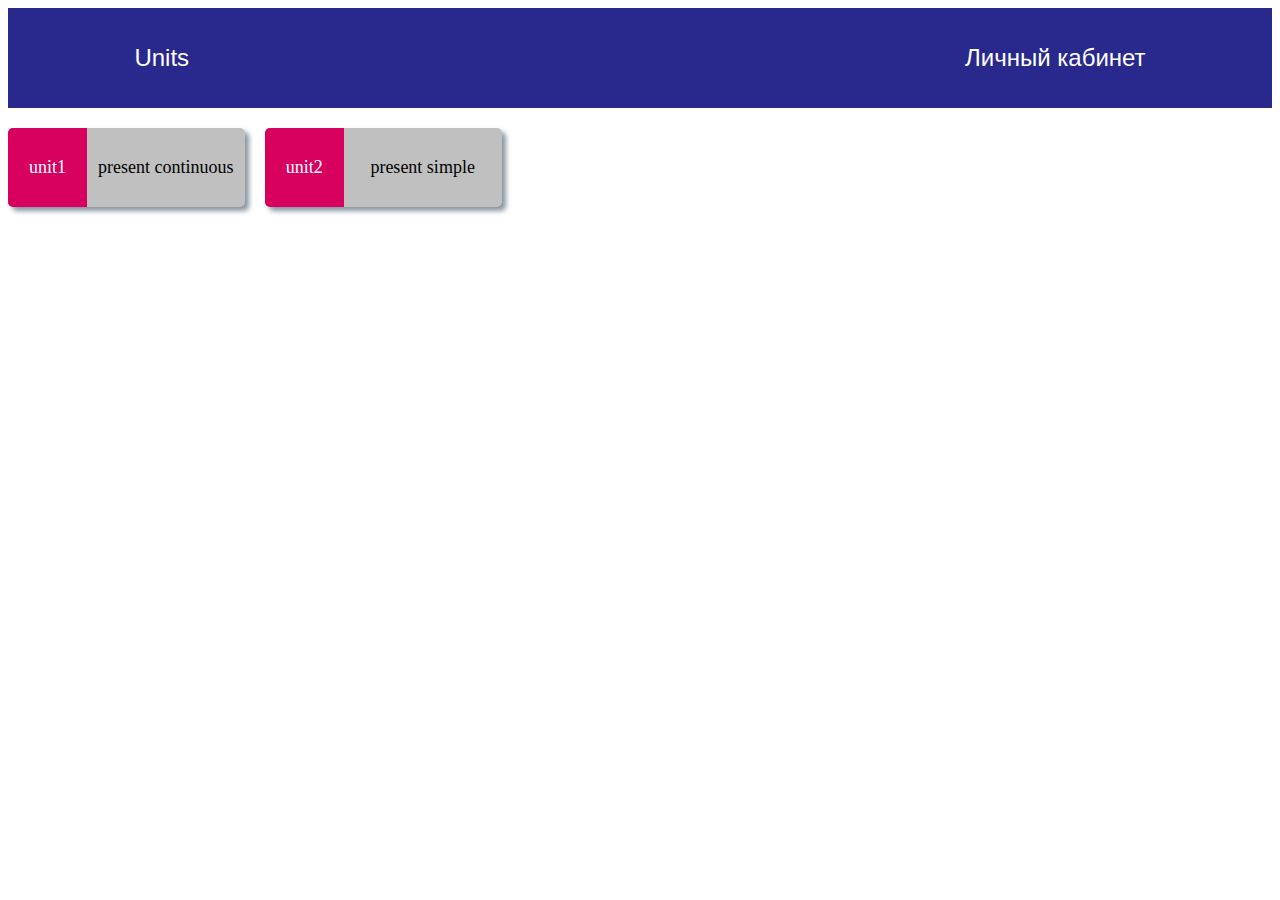
<file: english_test/units/units.html>
<!DOCTYPE html>
<html lang="ru">
<head>
    <meta charset="UTF-8">
    <meta name="viewport" content="width=device-width, initial-scale=1.0">
    <title>English_test</title>
    <link rel="stylesheet" href="style_units.css">
</head>
<body>
    <header>
        <nav>
            <div class="header_nav__div1"><a href="">Units</a></div>
            <div class="header_nav__div2" id="unit_name"></div>
            <div class="header_nav__div3"><a href="">Личный кабинет</a></div>
        </nav>
    </header>

    <main>
        <div class="container">
            <!-- units -->
        </div>
    </main>

    <footer>

    </footer>

    <script type="text/javascript" src="script_units.js"></script>
</body>
</html>
</file>
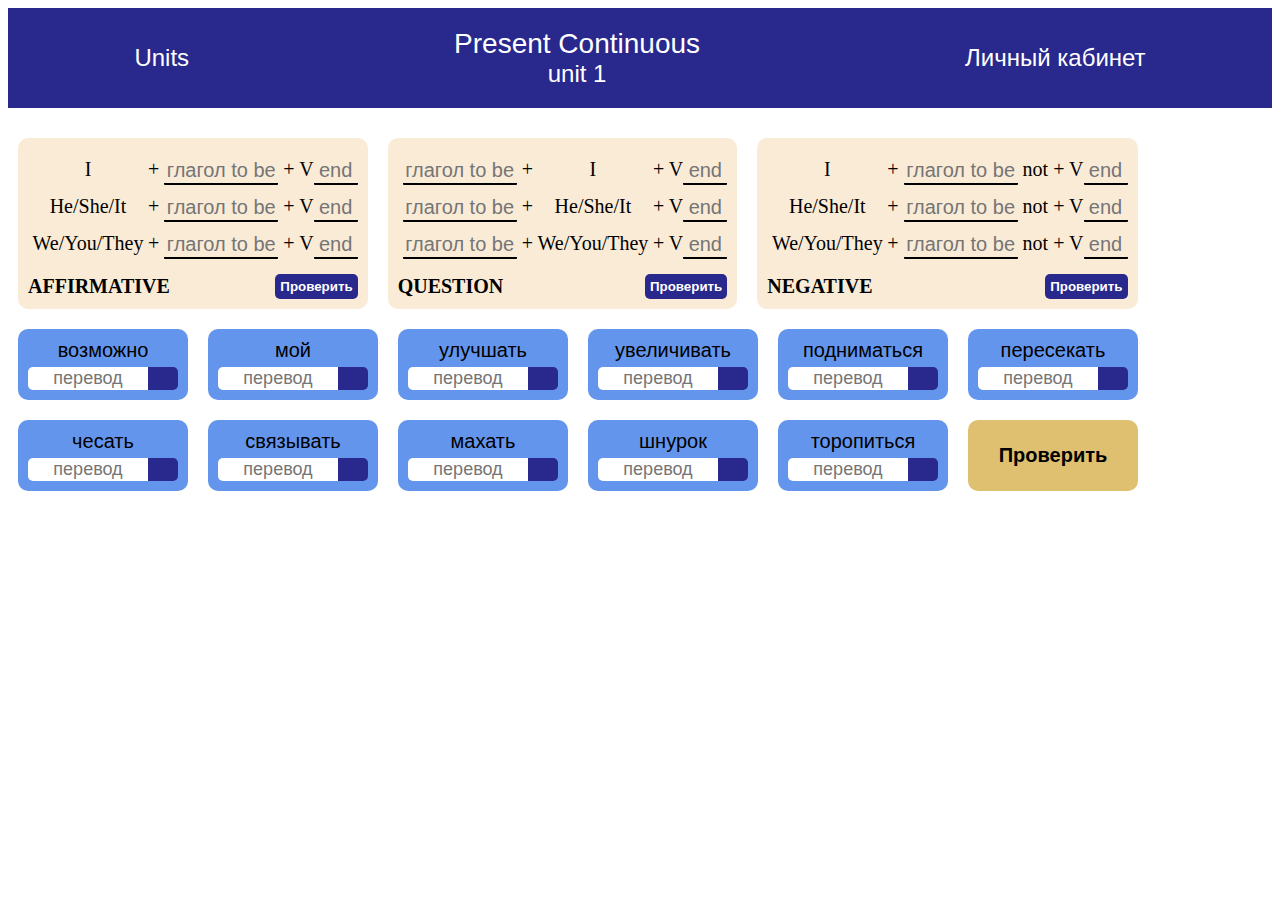
<file: english_test/units/units/unit1.html>
<!DOCTYPE html>
<html lang="ru">
<head>
    <meta charset="UTF-8">
    <meta name="viewport" content="width=device-width, initial-scale=1.0">
    <title>English_test</title>
    <link rel="stylesheet" href="style_unit1.css">
</head>
<body>
    <header>
        <nav>
            <div class="header_nav__div1"><a href="../units.html">Units</a></div>
            <div>
                <div class="header_nav__div2" id="unit_name">
                    Present Continuous
                </div>
                <div>unit 1</div>
            </div>
            <div class="header_nav__div3"><a href="">Личный кабинет</a></div>
        </nav>
    </header>

    <main>
        <div class="container">
            <div class="forma">
                <div class="forma_affirmative">
                    <div class="forma_affirmative_div1">
                        <span class="mest">I</span> + 
                        <input class="tobe1" id="affirmative_tobe1" type="text" placeholder="глагол to be"> + V
                        <input class="verb1" id="affirmative_verb1"type="text" placeholder="end">
                    </div>
                    <div class="forma_affirmative_div2">
                        <span class="mest">He/She/It</span> + 
                        <input class="tobe1" id="affirmative_tobe2" type="text" placeholder="глагол to be"> + V
                        <input class="verb1" id="affirmative_verb2" type="text" placeholder="end">
                    </div>
                    <div class="forma_affirmative_div3">
                        <span class="mest">We/You/They</span> + 
                        <input class="tobe1" id="affirmative_tobe3" type="text" placeholder="глагол to be"> + V
                        <input class="verb1" id="affirmative_verb3" type="text" placeholder="end">
                    </div>

                    <div class="forma_affirmative_button">
                        <div class="header">
                            AFFIRMATIVE
                        </div>
                        <button class="affirmative_button">Проверить</button>
                    </div>
                </div>

                <div class="forma_question ">
                    <div class="forma_question _div1">
                        <input class="tobe2" id="question_tobe1" type="text" placeholder="глагол to be"> + 
                        <span class="mest">I</span> + V
                        <input class="verb2" id="question_verb1" type="text" placeholder="end">
                    </div>
                    <div class="forma_question _div2">
                        <input class="tobe2" id="question_tobe2" type="text" placeholder="глагол to be"> + 
                        <span class="mest">He/She/It</span> + V
                        <input class="verb2" id="question_verb2" type="text" placeholder="end">
                    </div>
                    <div class="forma_question _div3">
                        <input class="tobe2" id="question_tobe3" type="text" placeholder="глагол to be"> + 
                        <span class="mest">We/You/They</span> + V
                        <input class="verb2" id="question_verb3" type="text" placeholder="end">
                    </div>
                    <div class="forma_question_button">
                        <div class="header">
                            QUESTION
                        </div>
                        <button class="question_button">Проверить</button>
                    </div>
                </div>

                <div class="forma_affirmative">
                    <div class="forma_affirmative_div1">
                        <span class="mest">I</span> + 
                        <input class="tobe3" id="negative_tobe1" type="text" placeholder="глагол to be"> not + V
                        <input class="verb3" id="negative_verb1" type="text" placeholder="end">
                    </div>
                    <div class="forma_affirmative_div2">
                        <span class="mest">He/She/It</span> + 
                        <input class="tobe3" id="negative_tobe2" type="text" placeholder="глагол to be"> not + V
                        <input class="verb3" id="negative_verb2" type="text" placeholder="end">
                    </div>
                    <div class="forma_affirmative_div3">
                        <span class="mest">We/You/They</span> + 
                        <input class="tobe3" id="negative_tobe3" type="text" placeholder="глагол to be"> not + V
                        <input class="verb3" id="negative_verb3" type="text" placeholder="end">
                    </div>
                    <div class="forma_affirmative_button">
                        <div class="header">
                            NEGATIVE
                        </div>
                        <button class="negative_button">Проверить</button>
                    </div>
                </div>
            </div>

            <div class="wrapper">
                <div class="wrapper_div1">
                    <div class="number_div"><div class="number"></div></div>
                    <div class="word">возможно</div>
                    <div class="input_word_div">
                        <input class="input_word" type="text" placeholder="перевод">
                        <button class="word_checking"></button>
                    </div>
                </div>

                <div class="wrapper_div2">
                    <div class="number_div"><div class="number"></div></div>
                    <div class="word">мой</div>
                    <div class="input_word_div">
                        <input class="input_word" type="text" placeholder="перевод">
                        <button class="word_checking"></button>
                    </div>
                </div>

                <div class="wrapper_div3">
                    <div class="number_div"><div class="number"></div></div>
                    <div class="word">улучшать</div>
                    <div class="input_word_div">
                        <input class="input_word" type="text" placeholder="перевод">
                        <button class="word_checking"></button>
                    </div>
                </div>

                <div class="wrapper_div4">
                    <div class="number_div"><div class="number"></div></div>
                    <div class="word">увеличивать</div>
                    <div class="input_word_div">
                        <input class="input_word" type="text" placeholder="перевод">
                        <button class="word_checking"></button>
                    </div>
                </div>

                <div class="wrapper_div5">
                    <div class="number_div"><div class="number"></div></div>
                    <div class="word">подниматься</div>
                    <div class="input_word_div">
                        <input class="input_word" type="text" placeholder="перевод">
                        <button class="word_checking"></button>
                    </div>
                </div>

                <div class="wrapper_div6">
                    <div class="number_div"><div class="number"></div></div>
                    <div class="word">пересекать</div>
                    <div class="input_word_div">
                        <input class="input_word" type="text" placeholder="перевод">
                        <button class="word_checking"></button>
                    </div>
                </div>

                <div class="wrapper_div7">
                    <div class="number_div"><div class="number"></div></div>
                    <div class="word">чесать</div>
                    <div class="input_word_div">
                        <input class="input_word" type="text" placeholder="перевод">
                        <button class="word_checking"></button>
                    </div>
                </div>

                <div class="wrapper_div8">
                    <div class="number_div"><div class="number"></div></div>
                    <div class="word">связывать</div>
                    <div class="input_word_div">
                        <input class="input_word" type="text" placeholder="перевод">
                        <button class="word_checking"></button>
                    </div>
                </div>

                <div class="wrapper_div9">
                    <div class="number_div"><div class="number"></div></div>
                    <div class="word">махать</div>
                    <div class="input_word_div">
                        <input class="input_word" type="text" placeholder="перевод">
                        <button class="word_checking"></button>
                    </div>
                </div>

                <div class="wrapper_div10">
                    <div class="number_div"><div class="number"></div></div>
                    <div class="word">шнурок</div>
                    <div class="input_word_div">
                        <input class="input_word" type="text" placeholder="перевод">
                        <button class="word_checking"></button>
                    </div>
                </div>

                
                <div class="wrapper_div11">
                    <div class="number_div"><div class="number"></div></div>
                    <div class="word">торопиться</div>
                    <div class="input_word_div">
                        <input class="input_word" type="text" placeholder="перевод">
                        <button class="word_checking"></button>
                    </div>
                </div>

                <div class="word_check">
                    <button class="word_check_button">Проверить</button>
                </div>
            </div>
        </div>

    </main>

    <footer>

    </footer>

    <script type="text/javascript" src="script_unit1.js"></script>

</body>
</html>
</file>
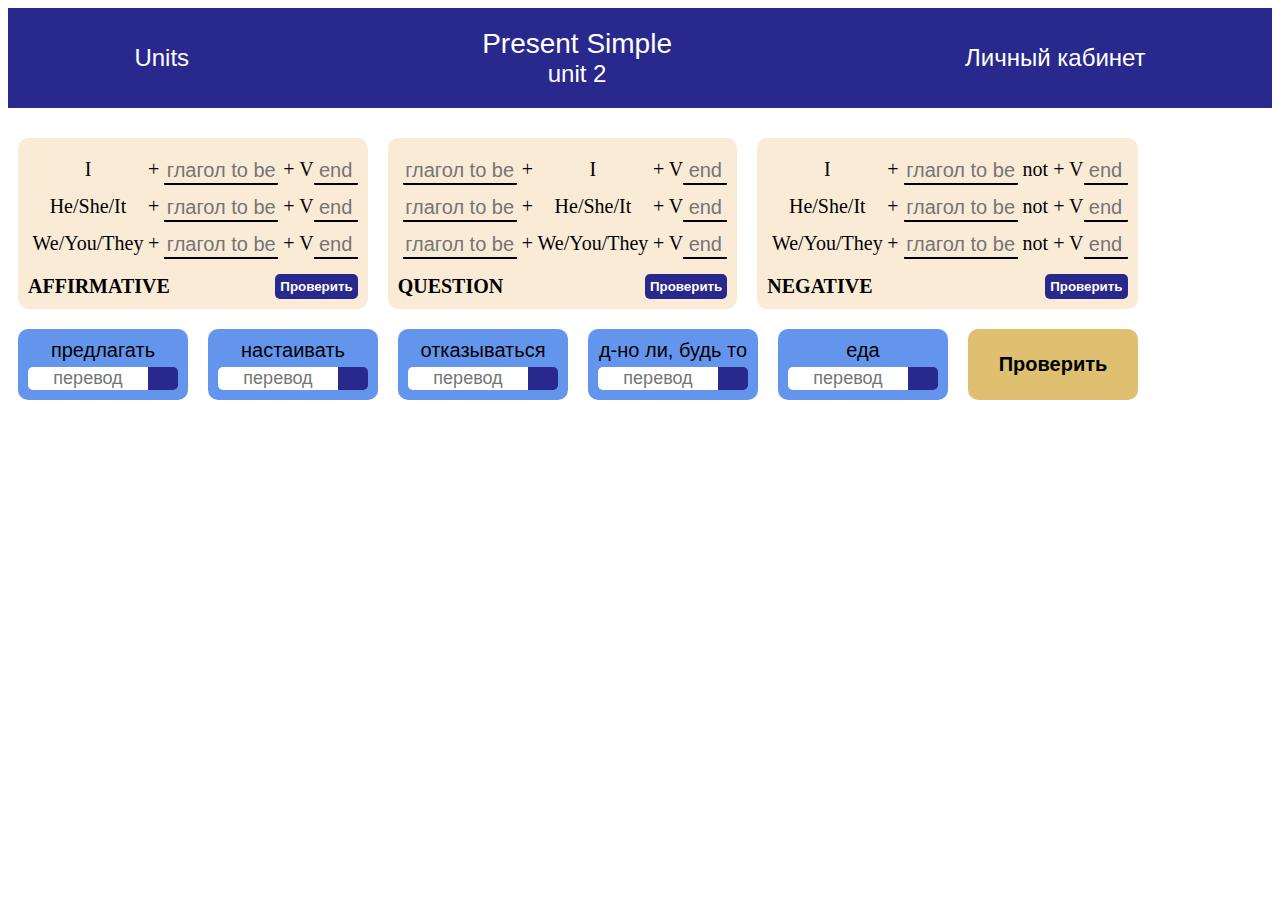
<file: english_test/units/units/unit2.html>
<!DOCTYPE html>
<html lang="ru">
<head>
    <meta charset="UTF-8">
    <meta name="viewport" content="width=device-width, initial-scale=1.0">
    <title>English_test</title>
    <link rel="stylesheet" href="style_unit1.css">
</head>
<body>
    <header>
        <nav>
            <div class="header_nav__div1"><a href="../units.html">Units</a></div>
            <div>
                <div class="header_nav__div2" id="unit_name">
                    Present Simple
                </div>
                <div>unit 2</div>
            </div>

            <div class="header_nav__div3"><a href="">Личный кабинет</a></div>
        </nav>
    </header>

    <main>
        <div class="container">
            <div class="forma">
                <div class="forma_affirmative">
                    <div class="forma_affirmative_div1">
                        <span class="mest">I</span> + 
                        <input class="tobe1" id="affirmative_tobe1" type="text" placeholder="глагол to be"> + V
                        <input class="verb1" id="affirmative_verb1"type="text" placeholder="end">
                    </div>
                    <div class="forma_affirmative_div2">
                        <span class="mest">He/She/It</span> + 
                        <input class="tobe1" id="affirmative_tobe2" type="text" placeholder="глагол to be"> + V
                        <input class="verb1" id="affirmative_verb2" type="text" placeholder="end">
                    </div>
                    <div class="forma_affirmative_div3">
                        <span class="mest">We/You/They</span> + 
                        <input class="tobe1" id="affirmative_tobe3" type="text" placeholder="глагол to be"> + V
                        <input class="verb1" id="affirmative_verb3" type="text" placeholder="end">
                    </div>

                    <div class="forma_affirmative_button">
                        <div class="header">
                            AFFIRMATIVE
                        </div>
                        <button class="affirmative_button">Проверить</button>
                    </div>
                </div>

                <div class="forma_question ">
                    <div class="forma_question _div1">
                        <input class="tobe2" id="question_tobe1" type="text" placeholder="глагол to be"> + 
                        <span class="mest">I</span> + V
                        <input class="verb2" id="question_verb1" type="text" placeholder="end">
                    </div>
                    <div class="forma_question _div2">
                        <input class="tobe2" id="question_tobe2" type="text" placeholder="глагол to be"> + 
                        <span class="mest">He/She/It</span> + V
                        <input class="verb2" id="question_verb2" type="text" placeholder="end">
                    </div>
                    <div class="forma_question _div3">
                        <input class="tobe2" id="question_tobe3" type="text" placeholder="глагол to be"> + 
                        <span class="mest">We/You/They</span> + V
                        <input class="verb2" id="question_verb3" type="text" placeholder="end">
                    </div>
                    <div class="forma_question_button">
                        <div class="header">
                            QUESTION
                        </div>
                        <button class="question_button">Проверить</button>
                    </div>
                </div>

                <div class="forma_affirmative">
                    <div class="forma_affirmative_div1">
                        <span class="mest">I</span> + 
                        <input class="tobe3" id="negative_tobe1" type="text" placeholder="глагол to be"> not + V
                        <input class="verb3" id="negative_verb1" type="text" placeholder="end">
                    </div>
                    <div class="forma_affirmative_div2">
                        <span class="mest">He/She/It</span> + 
                        <input class="tobe3" id="negative_tobe2" type="text" placeholder="глагол to be"> not + V
                        <input class="verb3" id="negative_verb2" type="text" placeholder="end">
                    </div>
                    <div class="forma_affirmative_div3">
                        <span class="mest">We/You/They</span> + 
                        <input class="tobe3" id="negative_tobe3" type="text" placeholder="глагол to be"> not + V
                        <input class="verb3" id="negative_verb3" type="text" placeholder="end">
                    </div>
                    <div class="forma_affirmative_button">
                        <div class="header">
                            NEGATIVE
                        </div>
                        <button class="negative_button">Проверить</button>
                    </div>
                </div>
            </div>

            <div class="wrapper">
                <div class="wrapper_div1">
                    <div class="number_div"><div class="number"></div></div>
                    <div class="word">предлагать</div>
                    <div class="input_word_div">
                        <input class="input_word" type="text" placeholder="перевод">
                        <button class="word_checking"></button>
                    </div>
                </div>

                <div class="wrapper_div2">
                    <div class="number_div"><div class="number"></div></div>
                    <div class="word">настаивать</div>
                    <div class="input_word_div">
                        <input class="input_word" type="text" placeholder="перевод">
                        <button class="word_checking"></button>
                    </div>
                </div>

                <div class="wrapper_div3">
                    <div class="number_div"><div class="number"></div></div>
                    <div class="word">отказываться</div>
                    <div class="input_word_div">
                        <input class="input_word" type="text" placeholder="перевод">
                        <button class="word_checking"></button>
                    </div>
                </div>

                <div class="wrapper_div4">
                    <div class="number_div"><div class="number"></div></div>
                    <div class="word">д-но ли, будь то</div>
                    <div class="input_word_div">
                        <input class="input_word" type="text" placeholder="перевод">
                        <button class="word_checking"></button>
                    </div>
                </div>

                <div class="wrapper_div5">
                    <div class="number_div"><div class="number"></div></div>
                    <div class="word">еда</div>
                    <div class="input_word_div">
                        <input class="input_word" type="text" placeholder="перевод">
                        <button class="word_checking"></button>
                    </div>
                </div>

                <div class="word_check">
                    <button class="word_check_button">Проверить</button>
                </div>
            </div>
        </div>

    </main>

    <footer>

    </footer>

    <script type="text/javascript" src="script_unit2.js"></script>

</body>
</html>
</file>
<file: newTodo/style.css>
body{
    background-color: #e5eaf5;
}

/* общий контейнер */
.container{
    width: 400px;
    height: auto;
    background-color: white;
    padding: 15px;
    position: absolute;
    text-align: center;
    top:  50%;
    left: 50%;
    transform: translate(-50%,-50%);
    border-radius: 15px;
    border: 1px #8458B3 solid ;
}

/* Заголовок общего контейнера */
.titleText{
    font-size: 2rem;
    color: #8458B3;
    font-family: 'Poppins', sans-serif;
    font-weight: 300;
    font-style: normal;
}

.line{
    width: 300px;
    height: 1px;
    background-color: white;
    position: relative;
    left: 50%;
    transform: translate(-50%,0);
    margin-top: 10px;
    border-radius: 10px;
}
/* поле ввода новой задачи */
.message{
    width: 286px;
    height: 30px;
    margin-top: 20px;
    border:0px;
    border-radius: 3px;
    font-family: "Noto Sans", sans-serif;
    font-weight: 400;
    font-style: normal;
    outline: 2px #8458B3 dashed;
    padding: 0 10px;
}
.message:focus{
    outline: 2px #8458B3 solid;

}
.inputWritting{
    background-color: red;
}
/* кнопка добавить новую задачу */
.add{
    width: 308px;
    height: 30px;
    margin-top: 10px;
    background-color: #8458B3;
    border:0px;
    border-radius: 3px;
    font-family: "Noto Sans", sans-serif;
    font-weight: 400;
    font-style: normal;
    color: white;
}
.add:hover{
    transform: scale(1.03);
}
.add:active{
    transform: scale(0.97);
}

/*контейнер списка*/
.todoList{
    width: 300px;
    text-align: left;
    margin-left:50px;
    font-size: 1.2rem;
}

/* нумерованный список */
.todo{
    padding: 0;
    list-style-position: inside;
    color: #8458B3;
    font-family: "Noto Sans", sans-serif;
    font-weight: 350;
    font-style: normal;
}

/* элементы списка */
li{
    word-break: break-word;
    margin-top: 5px;
    border-bottom: 1px #8458B3 dashed;

}

/* кнопки выполнить и удалить дело */
.btnCheck, .btnDelete{
    width: 20px;
    height: 20px;
    padding: 2.5px 0;
    cursor: pointer;
    float: right;
}
.btnCheck{
    accent-color: #8458B3;
}

.btnDelete{
    background-color: #8458B3;
    color: white;
    border-width: 0px;
    border-radius: 2px;
    margin-top: 3px;
    font-weight: 600;
}
/* стили выполненных дел */
.checked{
    animation-duration: 3s;
    animation-name: slideout;
    text-decoration: line-through;
    background-color: #e1e1e1;
}

/* кнопка очистить дела */
.clear, .checkAll{
    width: 308px;
    height: 30px;
    margin-top: 10px;
    background-color: #8458B3;
    border:0px;
    border-radius: 3px;
    font-family: "Noto Sans", sans-serif;
    font-weight: 400;
    font-style: normal;
    color: white;
    
}
.clear:hover, .checkAll:hover{
    transform: scale(1.03);
}
.clear:active, .checkAll:active{
    transform: scale(0.97);
}
</file>
<file: Личный кабинет/style.css>
@import url('https://fonts.googleapis.com/css2?family=Dela+Gothic+One&display=swap');
@import url('https://fonts.googleapis.com/css2?family=Dela+Gothic+One&family=Montserrat:ital,wght@0,500;1,600&display=swap');
*, *:after, *:before {
    box-sizing: border-box;
    padding: 0;
    margin: 0;
    transition: .3s ease-in-out; /* плавность переходов для всех элементотв страницы*/
    
}
body {
    
    height: 100vh;  
    width: 100vw;
    max-height: 1080px;
    max-width: 1920px;
    display: flex;
    flex-direction: row;
    position: relative;
    

}
/* ==========================Голова=======================================*/
.container{
    background-color: #343434;
    max-width: 343px;
    height: 200vh;

    display: flex;
    position: relative;
    align-items: left;
    justify-content: flex-start;

}

.menu{
    margin-top: 10.6rem;/**/
    margin-left: 3.75rem;
    position: absolute;
    display: flex;
    flex-direction: column;
}

ul{
    list-style: none;
    align-items: left;
}

li{
    text-decoration: none;
    outline: none;
    margin-top:2.75rem;
    height: 1.5rem;
}

header{
    width: 100%;
    position: fixed;
}

header a {
    width: 100%;
    text-decoration: none;
    color: #b2b2b2;
    font-family: "Montserrat", "Semibold";
    font-size: 1.5rem;
    vertical-align: top;
}

img{
    display: inline-block;
    width: 1.5rem;
    height: 1.5rem;
    position: relative;
    margin-right: 1.25em;
}

/*
h1, h2, h3, h4, h5, h6 {
    font-family: 'Dela Gothic One';
    font-weight: normal;
    letter-spacing: 1px;
}*/
.container .logo { 
    display: flex;
    float: left;
    margin-left: 3.75rem;
    margin-top: 1.31rem;
}
.container a.log {
    font-family: "Dela Gothic One";
    color:white;
    font-size: 2.5rem;
    font-style: normal;
    font-weight: 400;
    line-height: normal;
}
.container li:hover{
    scale: 1.02;
    color: white;
    font-family: "Montserrat", "Black";
}
.container li:active{
    scale: 0.97;
    color: white;
    font-family: "Montserrat", "Black";
}
/*временно*/
.container .spisok:hover{
    color:white;
}/**/
.container .spisok{
    font-size: 1.25rem;
    font-style: normal;
    font-weight: 600;
    line-height: normal;
}
.container .spisok1{
    color:white;
}

/*----------------------------------------------------*/
.dates{
    position: absolute;
    margin-left: 25.19rem;
    margin-top: 6.73rem;
}

.blocks{
    margin-left: 25.19rem;
    margin-top: 12.7rem;

}
.kab{
    color: #8487F6;
    font-family: "Dela Gothic One";
    font-size: 2.5rem;
    font-style: normal;
    font-weight: 400;
    line-height: normal;
}

.FIO{
    vertical-align: top;
    margin-right: 2rem;
    margin-bottom: 2rem;
    display: inline-block;
    flex-wrap: wrap; 
    justify-content: left;
    position: relative;
}
.your_dates{
    color: #343434;
    font-family: "Dela Gothic One";
    font-size: 1.5rem;
    font-style: normal;
    font-weight: 400;
    line-height: normal;
    margin-bottom: 1rem;
}

.password{
    vertical-align: top;
    margin-right: 2rem;
    margin-bottom: 2rem;
    display: inline-block;
    flex-wrap: wrap; 
    justify-content: left;
    position: relative;
    max-width: 400px;
}
.parol{
    color: #343434;
    font-family: "Dela Gothic One";
    font-size: 1.5rem;
    font-style: normal;
    font-weight: 400;
    line-height: normal;
    margin-bottom: 1rem;

}

.company{
    vertical-align: top;
    margin-right: 2rem;
    margin-bottom: 2rem;
    display: inline-block;
    flex-wrap: wrap; 
    justify-content: left;
    position: relative;
}

.about_company{
    color: #343434;
    font-family: "Dela Gothic One";
    font-size: 1.5rem;
    font-style: normal;
    font-weight: 400;
    line-height: normal;
    margin-bottom: 1rem;

}
.money{
    vertical-align: top;
    margin-right: 2rem;
    margin-bottom: 2rem;
    display: inline-block;
    flex-wrap: wrap; 
    justify-content: left;
    position: relative;
}

input{
    height:45px;
    width: 400px;
    border: 0px;
    border-radius: 10px;
    background-color: #ECECEC;
    padding-left: 30px;
    font-family:'Montserrat','Medium';
    font-weight: 100;
    font-size: 1rem;
    color: black;
    display: inline-flex;
    flex-direction: column;
    margin-bottom: 0.7rem;
    display:block;
}
input:focus{
    outline: 2px solid #8487F6;
    transition: all 5ms ease-in-out;
} /*эффект при нажатии на поле*/
/*кнопка сохранить -->*/
.button-back{
    margin-top: 0.87rem;
    margin-bottom: 80px;
    height: 44px;
    max-width: 137px;
    text-align:center;
    color:white;
    background-color:white;
    border: 2px solid #8487F6;
    border-radius: 55px;
    font-size: 14px;
    font-family:'Montserrat';
    font-weight: 500;
    display: inline-flex;
    padding: 0.75rem 1.5rem;
    justify-content: center;
    align-items: center;
    gap: 0.625rem;
    font-size:1rem;

    border-radius: 3.4375rem;
    border: 2px solid #8487F6;
    background: #8487F6;
} 
.button-back:hover{
    scale: 1.1;}
.button-back:active{
    scale: 0.9;}

select {
    height:45px;
    width: 400px;
    border: none;
    border-radius: 10px;
    background-color: #ECECEC;
    padding-left: 30px;
    padding-right: 40px;
    font-family:'Montserrat';
    font-weight: 100;
    font-size: 16px;
    color: black;
    margin-bottom: 0.7rem;
    display: block;

    -webkit-appearance: none;
    -moz-appearance: none;
    appearance: none;    
}
select option{
    background-color: white;
}

select::-ms-expand{
    display:none;
}

select:focus{
    outline: 2px solid #8487F6;
    transition: all 5ms ease-in-out;
}


.select-wrapper{
    position: relative;
}

/*стрелочка справа в поле со списком*/
.select-wrapper::before{
    content:""; /*---------------*/
    position: absolute;
    top: 50%;
    right:15px; 
    transform: translateY(-50%);

    width: 0;
    height: 0;
    border-style: solid;
    border-width: 10px 7.5px 0 7.5px;
    border-color: #B2B2B2 transparent transparent transparent;
    pointer-events: none;
}
/*убираем скролл*/
::-webkit-scrollbar {
    width: 0;
  }

.plateg{
    color: #343434;
    font-family: "Dela Gothic One";
    font-size: 1.5rem;
    font-style: normal;
    font-weight: 400;
    line-height: normal;
    margin-bottom: 1rem;
}
</file>
<file: сайт авиакомпании/style.css>
html{
    height: 100%;
}
body{
    min-height: 100%;
    position: relative;
    padding-bottom: 70px;
}
.body-top{
    width: 80%;
    border: none;
    margin: auto;
    font-family: Verdana;
    font-style: normal;
    font-weight: bold;
    text-align: center;
}

#logo{
    max-width: 180px;
    max-height: 140px;
}
header,footer{
    padding: 1em;
    color: white;
    background-color: rgb(0,173,212);
    clear: left;
    text-align: center;
    font-weight: 600;
    

}
nav{
    height: 40px;
    border: solid white;
    padding: 1em;
    text-align: center;
}
.nav-item a{
    text-decoration: none;
    color: white;
    padding: 1em;
}
.nav-item a:hover{
    text-decoration:underline;
    color: white;
}
#main{
    padding: 1em;
    display: flex;
    justify-content: center;
}
.list-group, .description{
    font-weight: 500;
}
.list-group{
    width: 60%;
    margin: auto;
}
.card img{
    height: 250px;
}

#name{
    color: rgb(255, 153, 0);
    text-align: center;
}
select{
    width: 170px;
}
input[type='submit']{
    background-color: white;
    color: rgb(255, 153, 0);
    border: 1px solid rgb(255, 153, 0);
}
</file>
<file: сайт пекарни/style.css>
html{
    scroll-behavior: smooth;
}
body{
    background-color: #FFDC9C;
    margin: 0;
    padding: 0;
    width: 100vw;
    height: 100vh;
    overflow-x:hidden;

    -webkit-animation-duration: 2s;
    animation-duration: 2s;
    -webkit-animation-fill-mode: both;
    animation-fill-mode: both;
    -webkit-animation-name: fadeIn;
    animation-name: fadeIn;
}

@-webkit-keyframes fadeIn {
    0% {opacity: 0;}
    100% {opacity: 1;}
    }
    @keyframes fadeIn {
    0% {opacity: 0;}
    100% {opacity: 1;}
    }
img{
    pointer-events: none
}
a {
    text-decoration: none;
}
a:link, a:visited {
    color: black;
}
a:hover {
    color: black;
}
header{
    background-color: white;
    min-width: 100vw;

}
.header__info{
    display: flex;
    flex-direction: row;
    justify-content: space-between;
    align-items: center;
    max-width: 100%;
    padding: 0 9.375rem;
}
.header__info-nav{
    display: flex;
    justify-content: center;
    text-align: center;
}
header ul{
    display: flex;
    justify-content: space-between;
}
header li{
    list-style-type:none;
    min-width: 12rem;
    font-size: 1.5rem;
    font-family: "Montserrat", sans-serif;
    font-weight: 600;
}
.contacts{
    display: flex;
    justify-content: space-between;
    align-items: center;
    min-width: 15rem;
}
.contacts a{
    display: flex;
    justify-content: space-between;
    align-items: center;
}
header .contacts button{
    text-align: center;
    width: 8rem;
    height: 2rem;
    border-radius: 0.6rem;
    border: 0;
    --c: #FFDC9C;
    background-color: var(--c);
    box-shadow: 0px 4px 10px var(--c), 0px -4px 10px var(--c), inset 0px -4px 8px var(--c), inset 0px 4px 8px var(--c);
    font-size: 0.8rem;
    font-weight: 600;
}

/* ТЕЛО ТЕЛО ТЕЛО ТЕЛО ТЕЛО */

.intro-largeScreen{
    background-color: white;
    min-width: 100rem;
    height: 43.75rem;
    margin: 5vh 9.375rem;
    border-radius: 50px;

}
.intro-largeScreen_text{
    position: absolute;
    margin: 5rem 0 0 8.5rem;
    font-size: 4rem;
    font-family: "Montserrat", sans-serif;
    font-weight: 600;
}
.intro-largeScreen_text22{
    margin-top: 20%;
    font-size: clamp(1.5rem, 2.3rem, 2.8rem);
    font-weight: 400;
    border-bottom: 10px green dotted;
    width: 75%;
}
.intro-largeScreen img{
    position: relative;
    float: right;
}

.menu{
    margin-top: 8vh;
    padding-top: 2vh;

}
.menu_title{
    display: flex;
    justify-content: center;
    align-items: center;
    padding: 0 9.375rem;
}
.buttons{
    width: auto;
}
.menu_title button{
    background-color: white;
    margin: 0 1rem 1rem;
    width: 10rem;
    height: 3rem;
    border-radius: 0.5rem;
    font-size: 1rem;
    font-family: "Montserrat", sans-serif;
    font-weight: 600;
}
.menu_title button{
    text-decoration: none;
    text-transform: uppercase;
    color: #000;
    cursor: pointer;
    border: 3px solid;
    padding: 0.25em 0.5em;
    box-shadow: 1px 1px 0px 0px, 2px 2px 0px 0px, 3px 3px 0px 0px, 4px 4px 0px 0px, 5px 5px 0px 0px;
    position: relative;
    user-select: none;
    -webkit-user-select: none;
    touch-action: manipulation;
    background-color: white;
}
.menu_title button:active {
    box-shadow: 0px 0px 0px 0px;
    top: 5px;
    left: 5px;
}
.menu_title button:hover {
    background-color: #FFDC9C;
}

.color_btn{
    background-color: #FFDC9C; 
}
.line{
    min-width: 60rem;
    height: 3px;
    background-color: black;
    position: relative;
    margin: 0 9.375rem 1rem;
}

.menu_container{
    text-align: center;
    padding: 0 9.375rem;
}

.menu_list{
    display: grid;
    grid-template-columns: 1fr 1fr 1fr 1fr;
    
}

.menu_item{
    text-align: center;
    list-style-type: none;
    width: 18rem;
    height: 27rem;
    background-color: white;
    display: inline-block;
    border-radius: 20px;
    margin: 0.5rem 0.5rem;
    box-shadow: 0 0 7px 1px #292929;
    opacity: 0;
    animation: fadeIn 1s forwards;
}

.menu_item img{
    width: 18rem;
    border-radius: 15px 15px 0 0;
}

.item_titleRus, .item_mass, .item_price{
    font-size: 1.25rem;
    font-family: "Montserrat", sans-serif;
    font-weight: 600;
    margin: 1rem;
}

.item_titleRus{
    height: 5rem;
    padding-top: 1rem;
    margin: 0 1rem;
}

.item_mass{
    font-weight: 400;
}

.about{
    margin: 0 9.375rem;
    margin-top: 10vh;
    padding-top: 5vh;
    display: flex;
    flex-wrap: wrap;
    text-align: center;
    margin-bottom: 10vh;
}

.about_textcontent{
    /* min-width: 60rem; */
    display: block;
}
.about_us{
    font-size: 4rem;
    font-family: "Montserrat", sans-serif;
    font-weight: 600;
    margin-bottom: 2rem;
}
.about_text{  
    font-size: 2rem;
    font-family: "Montserrat", sans-serif;
    font-weight: 600;
}
.advantages{
    display: flex;
    justify-content: space-between;
    margin-top: 10vh;


}

.number{
    margin: auto;
    width: 6.25rem;
    height: 6.25rem;
    border-radius: 10rem;
    background-color: white;
    display: flex;
    justify-content: center;
    align-items: center;
    font-size: 2.5rem;
    font-family: "Montserrat", sans-serif;
    font-weight: 600;
    color: #FFA500;

    box-shadow: 0 0 5px 0px #292929;
}
.message{
    margin-top: 1rem;
    font-size: 1.5rem;
    font-family: "Montserrat", sans-serif;
    font-weight: 600;
    /* transform: translateX(-20%); */
}

.adressTaxi{
    display: flex;
    align-items: center;
    justify-content: center;
}

.adress_menu{
    background-color: white;
    width: 52rem;
    /* height: 53.125rem; */
    height: auto;
    margin-top: 10vh;
    padding: 5vh 0;
    border-radius: 30px;
    display: flex;
    align-items: center;
    flex-direction: column;
    box-shadow: 0 0 15px 0px #292929;
}

.adress, .taxi{
    display: flex;
    align-items: center;
    justify-content: space-between;
    width: 80%;
    margin-top: 3rem;
}
.adress{
    margin-top:0;
}

.adress_text, .taxi_text{
    font-size: 2rem;
    font-family: "Montserrat", sans-serif;
    font-weight: 600;
    text-align: right;

}

.img_map{
    display: flex;
    width: 15.4rem;
    height: 13rem;
}
.img_taxi{
    display: flex;
    width: 15.4rem;
    height: 13rem;
}

.taxi_text{
    text-align: left;
}
.mainAction{
    font-size: 2rem;
    font-family: "Montserrat", sans-serif;
    font-weight: 900;
    margin-top: 5vh;
    color: #FFA500;
    
}
/* FOOTER */
footer{
    margin-top: 10.75rem;
}
.footer_up{
    background-color: black;
    opacity: 66%;
    /* width: 100%; */
    margin: 0;
    display: flex;
    justify-content: center;
    align-items: center;
    font-size: 2rem;
    font-family: "Montserrat", sans-serif;
    font-weight: 600;
    color: #FFA500;
    height: 4rem;
}
.footer_info{
    height: auto;
    background-color: white;

}
.footer_main{
    display: flex;
    align-items: center;
    justify-content: space-between;
    padding: 0 9.375rem;
}
.footer_main12{
    display: flex;

}
.footer_main img{
    width: 20rem;
    height: 20rem;
}

.footer_nav{
    list-style-type: none;
    font-size: 2rem;
    font-family: "Montserrat", sans-serif;
    font-weight: 500;
    display: flex;
    flex-direction: column;
    justify-content: center;
    margin-left: 10vw;
}
.footer_nav li{
    margin-bottom: 1rem;
}

.footer_line{
    width: 100vw;
    height: 0.125rem;
    background-color: black;
}
.footer_bottom{
    height: 8vh;
    display: flex;
    flex-direction: row;
    justify-content: space-between;
    padding: 0 9.375rem;
    align-items: center;
}
.footer_address{
    font-size: 1.5rem;
    font-family: "Montserrat", sans-serif;
    font-weight: 400;
}
.footer_contacts{
    width: 5rem;
    display: flex;
    justify-content: space-between;
}

/* > 1900 */
@media(min-width: 1900px){
    .intro-largeScreen_text{
        font-size: clamp(4rem, 4.8rem, 6rem)
    }
    .intro-largeScreen_text21{
        display: none;
    }

}
/* 1280 - 1900 */
@media(max-width: 1899px) and (min-width:1280px){

    .intro-largeScreen_text22{
        display:none;
    }
    .intro-largeScreen{
        height: 80vh;
        max-width: 100rem;
        min-width: 60rem;
        position: relative;
    }
    .intro-largeScreen_text{
        font-size: clamp(3rem, 3.5rem,4rem);
    }
    .intro-largeScreen_text21{
        margin-top: 10%;
        font-size: clamp(1.5rem, 2.3rem, 2.8rem);
        font-weight: 400;
        border-bottom: 10px green dotted;
        width: 75%;
    }
    .intro-largeScreen img{
        width: 39%;
        position: absolute;
        bottom: 0;
        right: 0;
    
    }
}
@media(max-width: 1279px) and (min-width: 960px){

    .intro-largeScreen_text21{
        display:none;
    }
    .line{
        max-width: 80rem;
        min-width: 40rem;
    }
    .inst, .vk{
        width: 20px;
        height: 20px;
    }
    .contacts{
        min-width: 13rem;
    }
    .intro-largeScreen{
        height: 70vh;
        max-width: 80rem;
        min-width: 40rem;
        position: relative;
        margin: 5vh 5rem;
    }
    .intro-largeScreen_text{
        font-size: clamp(1.6rem, 2.4rem,2.6rem);
    }
    .intro-largeScreen_text22{
        margin-top: 10%;
        font-size: clamp(1.2rem, 1.8rem, 2rem);
        font-weight: 400;
        border-bottom: 7px green dotted;
        width: 75%;
    }
    .intro-largeScreen img{
        width: 30%;
        position: absolute;
        bottom: 0;
        right: 0;
    }
    .header__info{
        padding: 0 5rem;
    }
    header li{
        min-width: 6rem;
        font-size: 1rem;
    }

    .line{
        /* max-width: 60rem; */
        height: 3px;
        background-color: black;
        position: relative;
        margin: 0 5rem 1rem;
    }
    .menu_container{
        padding: 0 5rem;
    } 
    .menu_list{
        display: grid;
        grid-template-columns: 1fr 1fr 1fr;
    }
    .menu_title{
        padding: 0 5rem;
    }
    .footer_up{
        font-size: 1.7rem;
        height: 3.5rem;
    }
    .footer_main{
        padding: 0 5rem;
    }
    .footer_main img{
        width: 15rem;
        height: 15rem;
    }  
    .footer_nav{
        font-size: 1.6rem;
    }    
    .footer_bottom{
        padding: 0 5rem;
    }
    .footer_address{
        font-size: 1.2rem;
    }
    .footer_contacts{
        width: 3.5rem;
    }
}

@media(max-width: 959px) and (min-width:700px){
    .screen{
        position: absolute;
        width: 100%;
        height: 100%;
        border-radius: 50px;
        background-image: url(./img/screen1.jpg);
        background-size: cover;

    }
    .screen2{
        position: absolute;
        width: 100%;
        height: 100%;
        border-radius: 50px;
        background-color: black;
        opacity: 60%;
    }
    .intro-largeScreen_text21{
        display:none;
    }
    .header_logo{
        width: 50px;
        height: 50px;
    }
    .line{
        max-width: 80rem;
        min-width: 18rem;
    }
    .inst, .vk{
        width: 17px;
        height: 17px;
    }
    .contacts{
        min-width: 10rem;
    }
    header .contacts button{
        width: 7rem;
        height: 1.8rem;
        font-size: 0.7rem;
    }
    .intro-largeScreen{
        height: 40vh;
        max-width: 80rem;
        min-width: 18rem;
        position: relative;
        margin: 5vh 4rem;
        text-align: center;
        display: flex;
        justify-content: center;
    }
    .intro-largeScreen_text{
        font-size: 2rem;
        text-align: center;
        margin-left: auto;
        margin-right: auto;
        opacity: 100%;
        color: white;
    }
    .intro-largeScreen_text22{
        width: 100%;
        margin-top: 10%;
        font-size: 1.7rem;
        font-weight: 400;
        border-bottom: 0px green dotted;
    }

    .intro-largeScreen img{
        display: none;
    }
    .header__info{
        padding: 0 4rem;
    }
    header li{
        min-width: 6rem;
        font-size: 1rem;
    }
    .line{
        /* max-width: 60rem; */
        height: 3px;
        background-color: black;
        position: relative;
        margin: 0 5rem 1rem;
    }
    .menu_container{
        padding: 0 5rem;
    } 
    .menu_list{
        display: grid;
        grid-template-columns: 1fr 1fr 1fr;
    }
    .menu_item{
        width: 14rem;
        height: 21rem;
    }
    
    .menu_item img{
        width: 14rem;
        border-radius: 15px 15px 0 0;
    }
    
    .item_titleRus, .item_mass, .item_price{
        font-size: 1rem;    
    }
    .item_titleRus{
        height: 3rem;
        padding-top: 0.5rem;
        margin: 0 0.5rem;
    }
    .menu_title{
        padding: 0 5rem;
    }
    .menu_title button{
        background-color: white;
        margin: 0 0.5rem 1rem;
        width: 7rem;
        height: 2.8rem;
        font-size: 0.9rem;
    }
    .about{
        margin: 0 4rem;
        margin-top: 10vh;
        padding-top: 5vh;
        display: flex;
        flex-wrap: wrap;
        text-align: center;
        margin-bottom: 10vh;
    }
    
    .about_textcontent{
        display: block;
    }
    .about_us{
        font-size: 3.5rem;
    }
    .about_text{  
        font-size: 1.8rem;

    }
    .number{
        width: 5.7rem;
        height: 5.7rem;
        font-size: 2rem;    
    }
    .message{
        font-size: 1.3rem;
    } 
    .adress_menu{
        background-color: white;
        width: 40rem;
    } 
    .adress, .taxi{
        width: 80%;
        margin-top: 3rem;
    }    
    .adress_text, .taxi_text{
        font-size: 1.5rem;   
    }
    .img_map{
        width: 11.8rem;
        height: 10rem;
    }
    .img_taxi{
        width: 11.8rem;
        height: 10rem;
    }
    
    .taxi_text{
        text-align: left;
    }
    .mainAction{
        font-size: 1.8rem;
    }

    .footer_up{
        font-size: 1.44rem;
        height: 3rem;
    }
    .footer_main{
        padding: 0 4rem;
    }
    .footer_main img{
        width: 10rem;
        height: 10rem;
    }  
    .footer_nav{
        font-size: 1.2rem;
    }    
    .footer_bottom{
        padding: 0 4rem;
        height: 5vh;
    }
    .footer_line{
    height: 0.05rem;
    }
    .footer_address{
        font-size: 0.9rem;
    }
    .footer_contacts{
        width: 2.5rem;
    }
}
</file>
<file: Форма входа/style.css>
@import url('https://fonts.googleapis.com/css2?family=Dela+Gothic+One&display=swap');
@import url('https://fonts.googleapis.com/css2?family=Dela+Gothic+One&family=Montserrat:ital,wght@0,500;1,600&display=swap');

*, *:after, *:before {
    box-sizing: border-box;
    padding: 0;
    margin: 0;
    transition: .3s ease-in-out; /* плавность переходов для всех элементотв страницы*/
    
}
body {
    
    height: 100vh;  
    width: 100vw;
    min-height: 100vh;
    display: flex;
    flex-direction: column;

}
/* ==========================Голова=======================================*/
.container{
    width: 100%;
    height: 60px;
    max-width: 1680px;
    margin: 0 auto;
    display: flex;
    align-items: center;
    justify-content: space-between;
}
ul{
    list-style: none;
    display: flex;
    justify-content: flex-end;
    align-items: center;
}
a{
    text-decoration: none;
    outline: none;

}
header{
    width: 100vw;
    position: relative;
}

header a {
    width: 100%;
    text-decoration: none;
    color: #8487F6;
    font-family: "Montserrat", "Semibold";
    font-size: 16px;
}
img{
    display: block;
    width: 100%;
}
h1, h2, h3, h4, h5, h6 {
    font-family: 'Dela Gothic One';
    font-weight: normal;
    letter-spacing: 1px;
}
.container{
    width: 100vw;
    height: 60px;
    max-width: 1680px;
    margin: 0 auto;
    display: flex;
    align-items: center;
    justify-content: space-between;
}
.container .logo { 
    display: block;
    float: left;
    margin-left: 1vw;
    margin-top: 2.6%;
}
.container a.log {
    font-family: "Dela Gothic One";
    font-size: 40px;

}

.container .login_bt{
    display: block;
    border: 2px solid #8487F6;
    border-radius: 55px;
    padding: 0.5rem 1rem;
    position: relative;
    margin-top: 28px;

}


.container .login_bt:hover{
    background-color: #8487F6;
    color: white;
    scale: 1.1;
}

.container .login_bt:active{
    background-color: #8487F6;
    color: white;
    scale: 0.9;
}
.container .logon_bt{
    display: block;
    border: 2px solid #8487F6;
    border-radius: 55px;
    padding: 0.5rem 1rem;
    position: relative;
    margin-top: 28px;
}
.container .logon_bt:hover{
    background-color: #8487F6;
    color: white;
    scale: 1.1;
}

.container .logon_bt:active{
    background-color: #8487F6;
    color: white;
    scale: 0.9;
}
.container ul.log{
    display: flex;
    gap: 1rem;
    margin: 3rem
}
/*-----------------------------------Тело------------------*/
/*Заголовок формы*/
.form-title {  
    text-align: center;
    flex-wrap: nowrap; 
    justify-content: center;
    display: block;
    position: relative;
    margin-top: 10vh;
    color: #8487F6;
    font-family: 'Dela Gothic One';
    font-weight: 600;
    font-size: 2rem;

    animation-name: fadetitle;
    animation-duration: .7s;
    animation-timing-function: ease-in-out;
    animation-delay:0s;
    animation-iteration-count: 1;
    animation-fill-mode: forwards;
}

@keyframes fadetitle {
    0%{opacity: 0;}
    25%{opacity: .25;}
    50%{opacity: .5;}
    75%{opacity: .75;}
    100%{opacity: 1;}
} /* анимация при переходе на страницу*/

/*-----Весь контейнер формы--------*/
.form-container{
    flex-wrap: wrap; 
    justify-content: center;
    display: block;
    position: relative;
    top: 5vh;
    margin:0 auto;


    padding-left: 70px;
    padding-right: 70px;
    padding-top: 40px;
    padding-bottom: 40px;
    background-color: white;
    border-radius: 55px;
    box-shadow: 0px 0px 25px 1px #B2B2B2 ;

    animation-name: "fadeform";
    animation-duration: .7s;
    animation-timing-function: ease-in-out;
    animation-delay:0s;
    animation-iteration-count: 1;
    animation-fill-mode: forwards;
}

@keyframes fadeform {
    0%{opacity: 0;}
    25%{opacity: .25;}
    50%{opacity: .5;}
    75%{opacity: .75;}
    100%{opacity: 1;}
} /* анимация при переходе на страницу*/

.form-field{
    margin-bottom: 10px;
} /*область полей и кнопок формы*/

input{
    height:45px;
    width: 280px; 
    border: 0px;
    border-radius: 10px;
    background-color: #ECECEC;
    padding-left: 30px;
    font-family:'Montserrat';
    font-weight: 100;
    font-size: 16px;
    color: black;
}

input:focus{
    outline: 2px solid #8487F6;
    transition: all 5ms ease-in-out;
} /*эффект при нажатии на поле*/

input:required {
    border-width: 2px;
    border-color: #FF8630;
} /*эффект при не заполненном обязательном поле, почему то не работает*/
  
/*кнопки назад и вперед -->*/
.button-back{
    margin-top: 20px;
    height: 40px;
    width: 90px;
    text-align:center;
    color:#8487F6;
    background-color:white;
    border: 2px solid #8487F6;
    border-radius: 55px;
    font-size: 14px;
    font-family:'Montserrat';
    font-weight: 500;
} 
.button-back:hover{
    scale: 1.1;}
.button-back:active{
    scale: 0.9;}

.button-next {
    margin-left: 10px;
    height: 40px;
    width: 140px;
    text-align:center;
    color:white;
    background-color:#8487F6;
    border: 2px solid #8487F6;
    border-radius: 55px;
    font-size: 14px;
    font-family:'Montserrat';
    font-weight: 500;
}
.button-next:hover{
    scale: 1.1;}
.button-next:active{
    scale: 0.9;}

    /*  ------- поля со списком---*/
select {
    height:45px;
    width:280px;
    border: none;
    border-radius: 10px;
    background-color: #ECECEC;
    padding-left: 30px;
    padding-right: 40px;
    font-family:'Montserrat';
    font-weight: 100;
    font-size: 16px;
    color: black;
}
select {
    -webkit-appearance: none;
    -moz-appearance: none;
    appearance: none;
    cursor: pointer; 
    
}
select option{
    background-color: white;
}

select::-ms-expand{
    display:none;
}

select:focus{
    outline: 2px solid #8487F6;
    transition: all 5ms ease-in-out;
}

.select-wrapper{
    position: relative;
}

/*стрелочка справа в поле со списком*/
.select-wrapper::before{
    content:""; /*---------------*/
    position: absolute;
    top: 50%;
    right:15px; 
    transform: translateY(-50%);

    width: 0;
    height: 0;
    border-style: solid;
    border-width: 10px 7.5px 0 7.5px;
    border-color: #B2B2B2 transparent transparent transparent;
    pointer-events: none;
}
.INN{
    -webkit-appearance: none;
    -moz-appearance: none;
    appearance: none;
    
}
</file>
<file: Форма регистрации/style.css>
@import url('https://fonts.googleapis.com/css2?family=Dela+Gothic+One&display=swap');
@import url('https://fonts.googleapis.com/css2?family=Dela+Gothic+One&family=Montserrat:ital,wght@0,500;1,600&display=swap');

*, *:after, *:before {
    box-sizing: border-box;
    padding: 0;
    margin: 0;
    transition: .3s ease-in-out; /* плавность переходов для всех элементотв страницы*/
    
}
body {
    height: 100vh;  
    width: 100vw;
    min-height: 100vh;
    display: flex;
    flex-direction: column;
}
/* ==========================Голова=======================================*/
.container{
    width: 100%;
    height: 60px;
    max-width: 1680px;
    margin: 0 auto;
    display: flex;
    align-items: center;
    justify-content: space-between;
}
ul{
    list-style: none;
    display: flex;
    justify-content: flex-end;
    align-items: center;
}
a{
    text-decoration: none;
    outline: none;

}
header{
    width: 100vw;
    position: relative;
}

header a {
    width: 100%;
    text-decoration: none;
    color: #8487F6;
    font-family: "Montserrat", "Semibold";
    font-size: 16px;
}
img{
    display: block;
    width: 100%;
}
h1, h2, h3, h4, h5, h6 {
    font-family: 'Dela Gothic One';
    font-weight: normal;
    letter-spacing: 1px;
}
.container{
    width: 100vw;
    height: 60px;
    max-width: 1680px;
    margin: 0 auto;
    display: flex;
    align-items: center;
    justify-content: space-between;
}
.container .logo { 
    display: block;
    float: left;
    margin-left: 1vw;
    margin-top: 2.6%;
}
.container a.log {
    font-family: "Dela Gothic One";
    font-size: 40px;

}

.container .login_bt{
    display: block;
    border: 2px solid #8487F6;
    border-radius: 55px;
    padding: 0.5rem 1rem;
    position: relative;
    margin-top: 28px;
}


.container .login_bt:hover{
    background-color: #8487F6;
    color: white;
    scale: 1.1;
}

.container .login_bt:active{
    background-color: #8487F6;
    color: white;
    scale: 0.9;
}
.container .logon_bt{
    display: block;
    border: 2px solid #8487F6;
    border-radius: 55px;
    padding: 0.5rem 1rem;
    position: relative;
    margin-top: 28px;
}
.container .logon_bt:hover{
    background-color: #8487F6;
    color: white;
    scale: 1.1;
}

.container .logon_bt:active{
    background-color: #8487F6;
    color: white;
    scale: 0.9;
}
.container ul.log{
    display: flex;
    gap: 1rem;
    margin: 3rem
}
/*-----------------------------------Тело------------------*/
/*Заголовок формы*/
.form-title {  
    text-align: center;
    flex-wrap: nowrap; 
    justify-content: center;
    display: block;
    position: relative;
    margin-top: 10vh;
    color: #8487F6;
    font-family: 'Dela Gothic One';
    font-weight: 600;
    font-size: 2rem;

    animation-name: fadetitle;
    animation-duration: .7s;
    animation-timing-function: ease-in-out;
    animation-delay:0s;
    animation-iteration-count: 1;
    animation-fill-mode: forwards;
}

@keyframes fadetitle {
    0%{opacity: 0;}
    25%{opacity: .25;}
    50%{opacity: .5;}
    75%{opacity: .75;}
    100%{opacity: 1;}
} /* анимация при переходе на страницу*/

/*-----Весь контейнер формы--------*/
.form-container{
    flex-wrap: wrap; 
    justify-content: center;
    display: block;
    position: relative;
    top: 5vh;
    margin:0 auto;


    padding-left: 70px;
    padding-right: 70px;
    padding-top: 40px;
    padding-bottom: 40px;
    background-color: white;
    border-radius: 55px;
    box-shadow: 0px 0px 25px 1px #B2B2B2 ;

    animation-name: "fadeform";
    animation-duration: .7s;
    animation-timing-function: ease-in-out;
    animation-delay:0s;
    animation-iteration-count: 1;
    animation-fill-mode: forwards;
}

@keyframes fadeform {
    0%{opacity: 0;}
    25%{opacity: .25;}
    50%{opacity: .5;}
    75%{opacity: .75;}
    100%{opacity: 1;}
} /* анимация при переходе на страницу*/

.form-field{
    margin-bottom: 10px;
} /*область полей и кнопок формы*/

input{
    height:45px;
    width: 280px; 
    border: 0px;
    border-radius: 10px;
    background-color: #ECECEC;
    padding-left: 30px;
    font-family:'Montserrat';
    font-weight: 100;
    font-size: 16px;
    color: black;
}

input:focus{
    outline: 2px solid #8487F6;
    transition: all 5ms ease-in-out;
} /*эффект при нажатии на поле*/
  
/*кнопки назад и вперед -->*/
.button-back{
    margin-top: 20px;
    height: 40px;
    width: 90px;
    text-align:center;
    color:#8487F6;
    background-color:white;
    border: 2px solid #8487F6;
    border-radius: 55px;
    font-size: 14px;
    font-family:'Montserrat';
    font-weight: 500;
} 
.button-back:hover{
    scale: 1.1;}
.button-back:active{
    scale: 0.9;}

.button-next {
    margin-left: 10px;
    height: 40px;
    width: 140px;
    text-align:center;
    color:white;
    background-color:#8487F6;
    border: 2px solid #8487F6;
    border-radius: 55px;
    font-size: 14px;
    font-family:'Montserrat';
    font-weight: 500;
}
.button-next:hover{
    scale: 1.1;}
.button-next:active{
    scale: 0.9;}

    /*  ------- поля со списком---*/
select {
    height:45px;
    width:280px;
    border: none;
    border-radius: 10px;
    background-color: #ECECEC;
    padding-left: 30px;
    padding-right: 40px;
    font-family:'Montserrat';
    font-weight: 100;
    font-size: 16px;
    color: black;
}
select {
    -webkit-appearance: none;
    -moz-appearance: none;
    appearance: none;
    cursor: pointer; 
    
}
select option{
    background-color: white;
}

select::-ms-expand{
    display:none;
}

select:focus{
    outline: 2px solid #8487F6;
    transition: all 5ms ease-in-out;
}

.select-wrapper{
    position: relative;
}

/*стрелочка справа в поле со списком*/
.select-wrapper::before{
    content:""; 
    position: absolute;
    top: 50%;
    right:15px; 
    transform: translateY(-50%);

    width: 0;
    height: 0;
    border-style: solid;
    border-width: 10px 7.5px 0 7.5px;
    border-color: #B2B2B2 transparent transparent transparent;
    pointer-events: none;
}
.INN{
    -webkit-appearance: none;
    -moz-appearance: none;
    appearance: none;
    
}
</file>
<file: аукцион/st1.css>
@font-face {
	font-family: 'Comfortaa';
	src: url('Comfortaa-Regular.woff2') format('woff2') url('Comfortaa-Regular.woff') format('woff');
	font-weight: 1;
	font-style: normal;
}

body{
    font-family: 'Comfortaa', sans-serif;
    background-color: #FFFFE0;
}

.wrapper{
    width: 300px;
    height: 300px;
    background-color: #7A998B;
    border-radius: 50%;
    position: absolute;
    left: 30%;
    top:50%;
    transform: translate(-50%,-50%);
    box-shadow: inset 0 0 50px 5px #F0DDA3;

}

.wrapperEnd{
    width: 300px;
    height: 300px;
    background-color: #C25C66;
    border-radius: 50%;
    position: absolute;
    left: 70%;
    top:50%;
    transform: translate(-50%,-50%);
    box-shadow: inset 0 0 50px 5px #E2CBBA;

}

.start{
    font-size: 20px;
    width: auto;
    height: 50px;
    position: absolute;
    left:50%;
    top:50%;
    transform: translate(-50%,10%);
    border-radius: 15px;
    border-color: #99CEE0;
    background-color: #F0DDA3;
    color: #7A998B;
}

.start:hover, .end:hover {
    scale: 1.05;
    transition: 0.5s; 
}

.end{
    font-size: 20px;
    width: auto;
    height: 50px;
    position: absolute;
    left:50%;
    top:50%;
    transform: translate(-50%,-50%);
    border-radius: 15px;
    border-color:#e76f51;
    color: #C25C66;
    background-color: #F6C7CF;
}

.container{
    font-size: 24px;
    position: absolute;
    text-align: center;
    left: 0; right:0;
}

.tit{
    font-weight: 600;
    font-size: 32px;
}

.result, .itog{
    font-weight: 600;
    font-size: 32px; 
}

.link{
    font-size: 16px;
    width: 150px;
    height: 50px;
    position: absolute;
    left:50%;
    top:50%;
    transform: translate(-50%,-110%);
    border-radius: 15px;
    border-color: #219ebc; 
}
</file>
<file: english_test/units/style_units.css>
/* * {
    margin: 0;
    padding: 0;
    box-sizing: border-box;
} */
a {
    color: inherit;
    text-decoration: none;
  }
header{
    width: 100%;
    height: 100px;
    background-color: #28288d;
    display: flex;
    justify-content: center;
    align-items: center;
}
header nav{
    width: 80%;
    display: inline-flex;
    flex-direction: row;
    justify-content: space-between;
}
header nav div{
    font-size: 24px;
    font-family: Arial, Helvetica, sans-serif;
    text-align: center;
    color: white;
}
header nav div a:hover{
    text-decoration: underline;
}

/*units*/
main > *{
    margin: 20px 0;
}
.container{
    display: grid;
    gap: 20px;
    grid-template-columns: 1fr 1fr 1fr 1fr 1fr;
    font-size: 18px;
}
.unit_block{
    height: 100%;
    border-radius: 5px;
    aspect-ratio: 3 / 1;
    background-color:  	#C0C0C0;
    color: white;
    display: flex;
    flex-direction: row;
    align-items: center;
    box-shadow: 4px 4px 5px 0px rgba(34, 60, 80, 0.54);
}
.unit_block > *{
    display: flex;
    justify-content: center;
    align-items: center;
}
.unit_block_square{
    height: 100%;
    border-radius: 5px 0 0 5px;
    aspect-ratio: 1 / 1;
    background-color: #D8005F;

}
.unit_block_name{
    color: black;
    width: 100%;
    text-align: center;
    padding: 5px;
}
.units_div:hover{
    scale: 1.02;
}
</file>
<file: english_test/units/units/style_unit1.css>
/* * {
    margin: 0;
    padding: 0;
    box-sizing: border-box;
} */
a {
    color: inherit;
    text-decoration: none;
  }
header{
    width: 100%;
    height: 100px;
    background-color: #28288d;
    display: flex;
    justify-content: center;
    align-items: center;
}
header nav{
    width: 80%;
    display: inline-flex;
    flex-direction: row;
    justify-content: space-between;
    align-items: center;
}
header nav div{
    font-size: 24px;
    font-family: Arial, Helvetica, sans-serif;
    text-align: center;
    color: white;
}
header nav div a:hover{
    text-decoration: underline;
}


/*units*/
main > *{
    margin: 20px 0;
}
#unit_name{
    font-size: 28px;
}
.container{
    width: 100%;
}
.forma{
    font-size: 20px;
    display: flex;
    flex-direction: row;
    flex-wrap: wrap;
}

.forma > *{
    padding: 10px;
    margin: 10px;   
    background-color: antiquewhite;
    border-radius: 10px;
    display: flex;
    flex-direction: column;
}
.forma > * > *{
    margin-top: 10px;
    display: flex;
    flex-direction: row;
}
.header{
    display: flex;
    align-items: center;
    font-weight: 600;
}
.mest{
    width: 120px;
    text-align: center;
}
.tobe1, .tobe2, .tobe3{
    width: 110px;
    margin: 0 5px;
    border: none;
    border-bottom: 2px solid black;
    background-color: antiquewhite;
    border-radius: 1px;
    font-size: 20px;
}
.verb1, .verb2, .verb3{
    width: 40px;
    border: none;
    border-bottom: 2px solid black;
    background-color: antiquewhite;
    border-radius: 1px;
    font-size: 20px;
}
.forma_question_button, .forma_affirmative_button{
    width: 100%;
    display: flex;
    justify-content: space-between;
    align-items: center;
    margin-top: 15px;
}
.forma > * button{
    background-color:#28288d;
    color: white;
    font-weight: 600;
    border-radius: 5px;
    padding: 5px;
    outline: none;
    border:  none;
    align-items: center;    
}
.forma > * button:hover{
    scale: 1.05;
}
.forma > * button:active{
    scale: 0.95;
}

.check_false{
    background-color:salmon;
}
.check_false::placeholder{
    color: white;
    opacity: 87%;
}
.check_true{
    background-color: mediumseagreen;
}


.wrapper{
    display: flex;
    flex-wrap: wrap;
}
.wrapper > *{
    width: 150px;
    background-color:cornflowerblue;
    padding: 10px;
    border-radius: 10px;
    display: flex;
    flex-direction: column;
    margin: 10px;
    font-family: Arial, Helvetica, sans-serif;

}
.number_div{
    position: relative;
}
.number{
    background-color: beige;
    border-radius: 3px;
    width: auto;
    height: auto;
    position: absolute;
    right: 0;
}
.word{
    width: 100%;
    text-align: center;
    margin-bottom: 5px;
    font-weight: 500;
    font-size: 20px;
}
.input_word_div{
    width: 100%;
    display: flex;
    flex-direction: row;
}
.input_word{
    width: 80%;
    border: 0px;
    border-radius: 5px 0 0 5px;
    box-sizing: border-box;
    font-size: 18px;
}
::placeholder {
    text-align: center;
}
.word_checking{
    width: 20%;
    height: 100%;
    border-radius: 0 5px 5px 0;
    background-color: #28288d;
    display: flex;
    align-items: center;
    justify-content: flex-end;
    border: 0px;
}
button:hover{
    cursor: pointer;
}
.word_checking:hover{
    scale: 1.05;
}
.word_checking:active{
    scale: 0.95;
}
.word_check{
    display: flex;
    align-items: center;
    justify-content: center;
    background-color:rgb(223, 192, 113);
    position: relative;
}
.word_check_button{
    background-color:rgb(223, 192, 113);
    border: 0px;
    font-family: Arial, Helvetica, sans-serif;
    font-weight: 600;
    width: 100%;
    height: 100%;
    position: absolute;
    border-radius: 15px;
    font-size: 20px;  
}
.word_check_button:hover{
    outline: 2px black solid;
    font-size: 22px;
}
.word_check_button:active{
    scale: 0.95;
    outline: none
}
</file>
